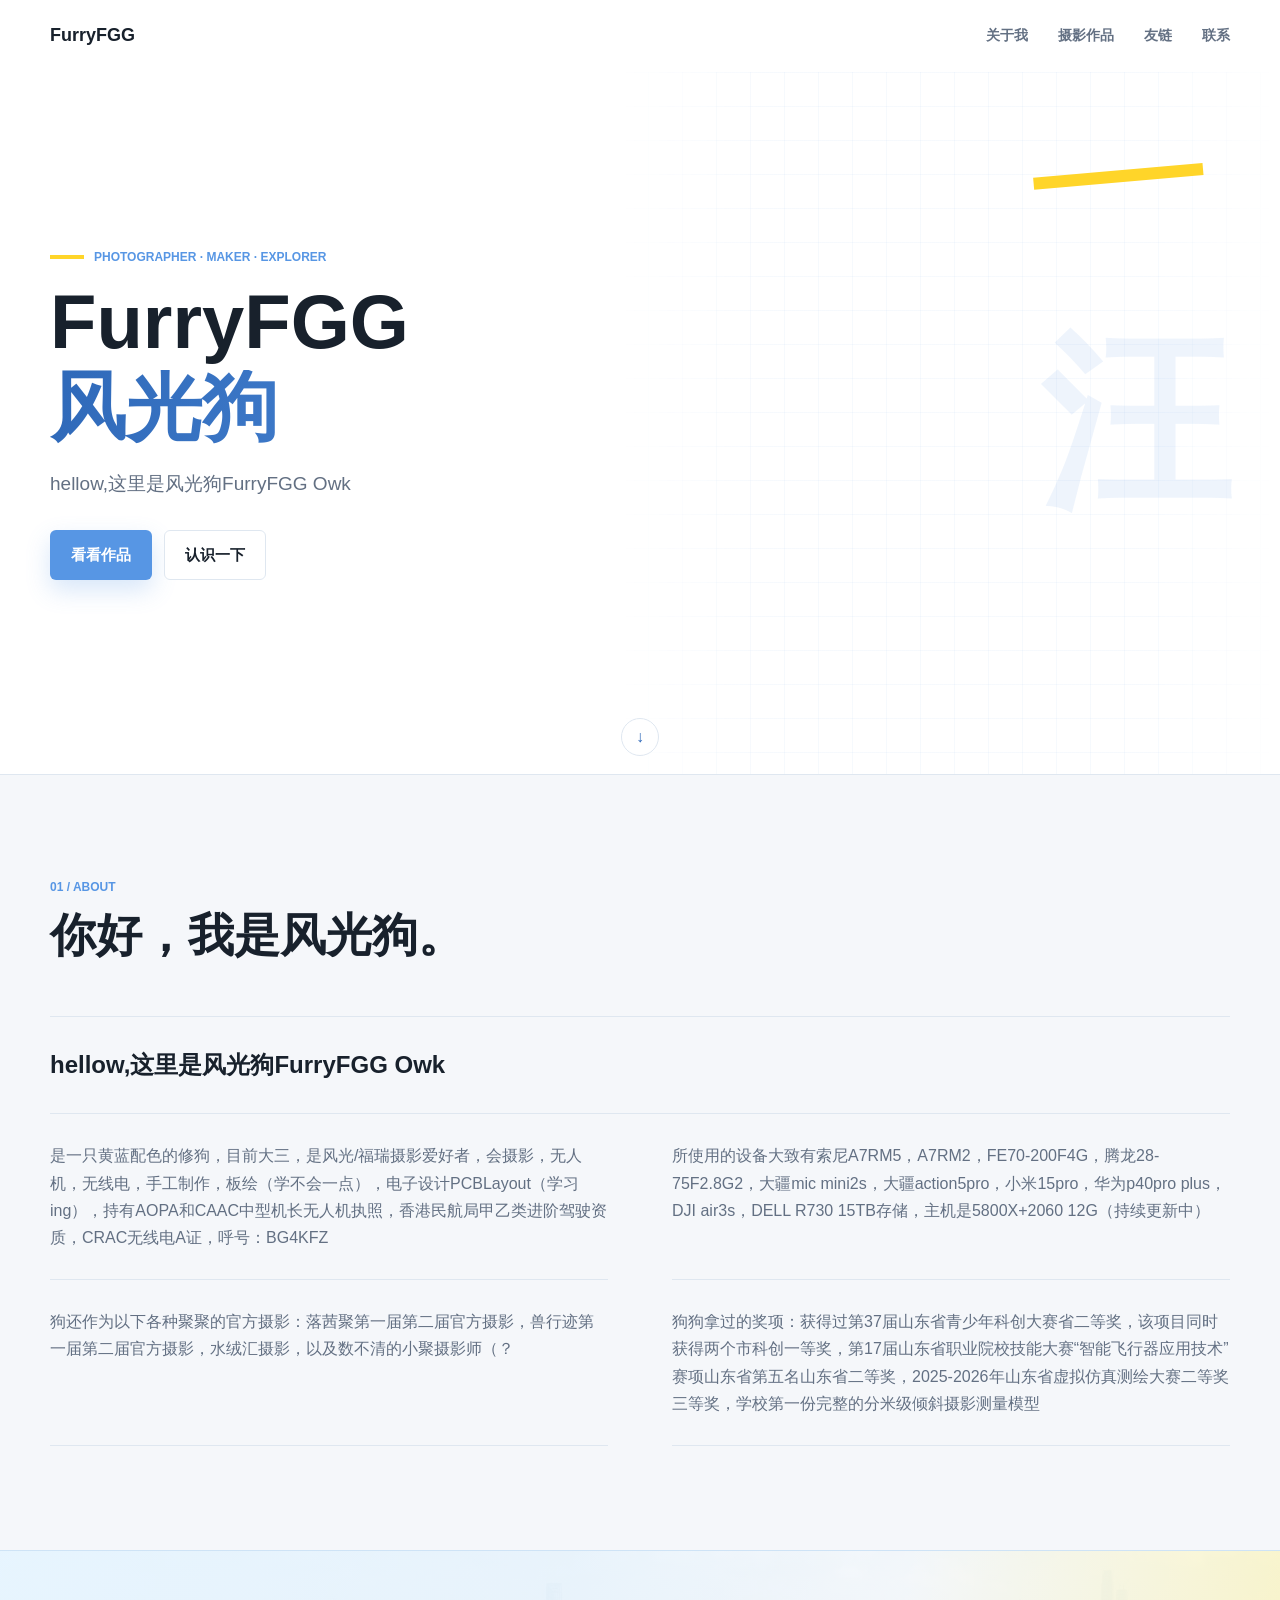
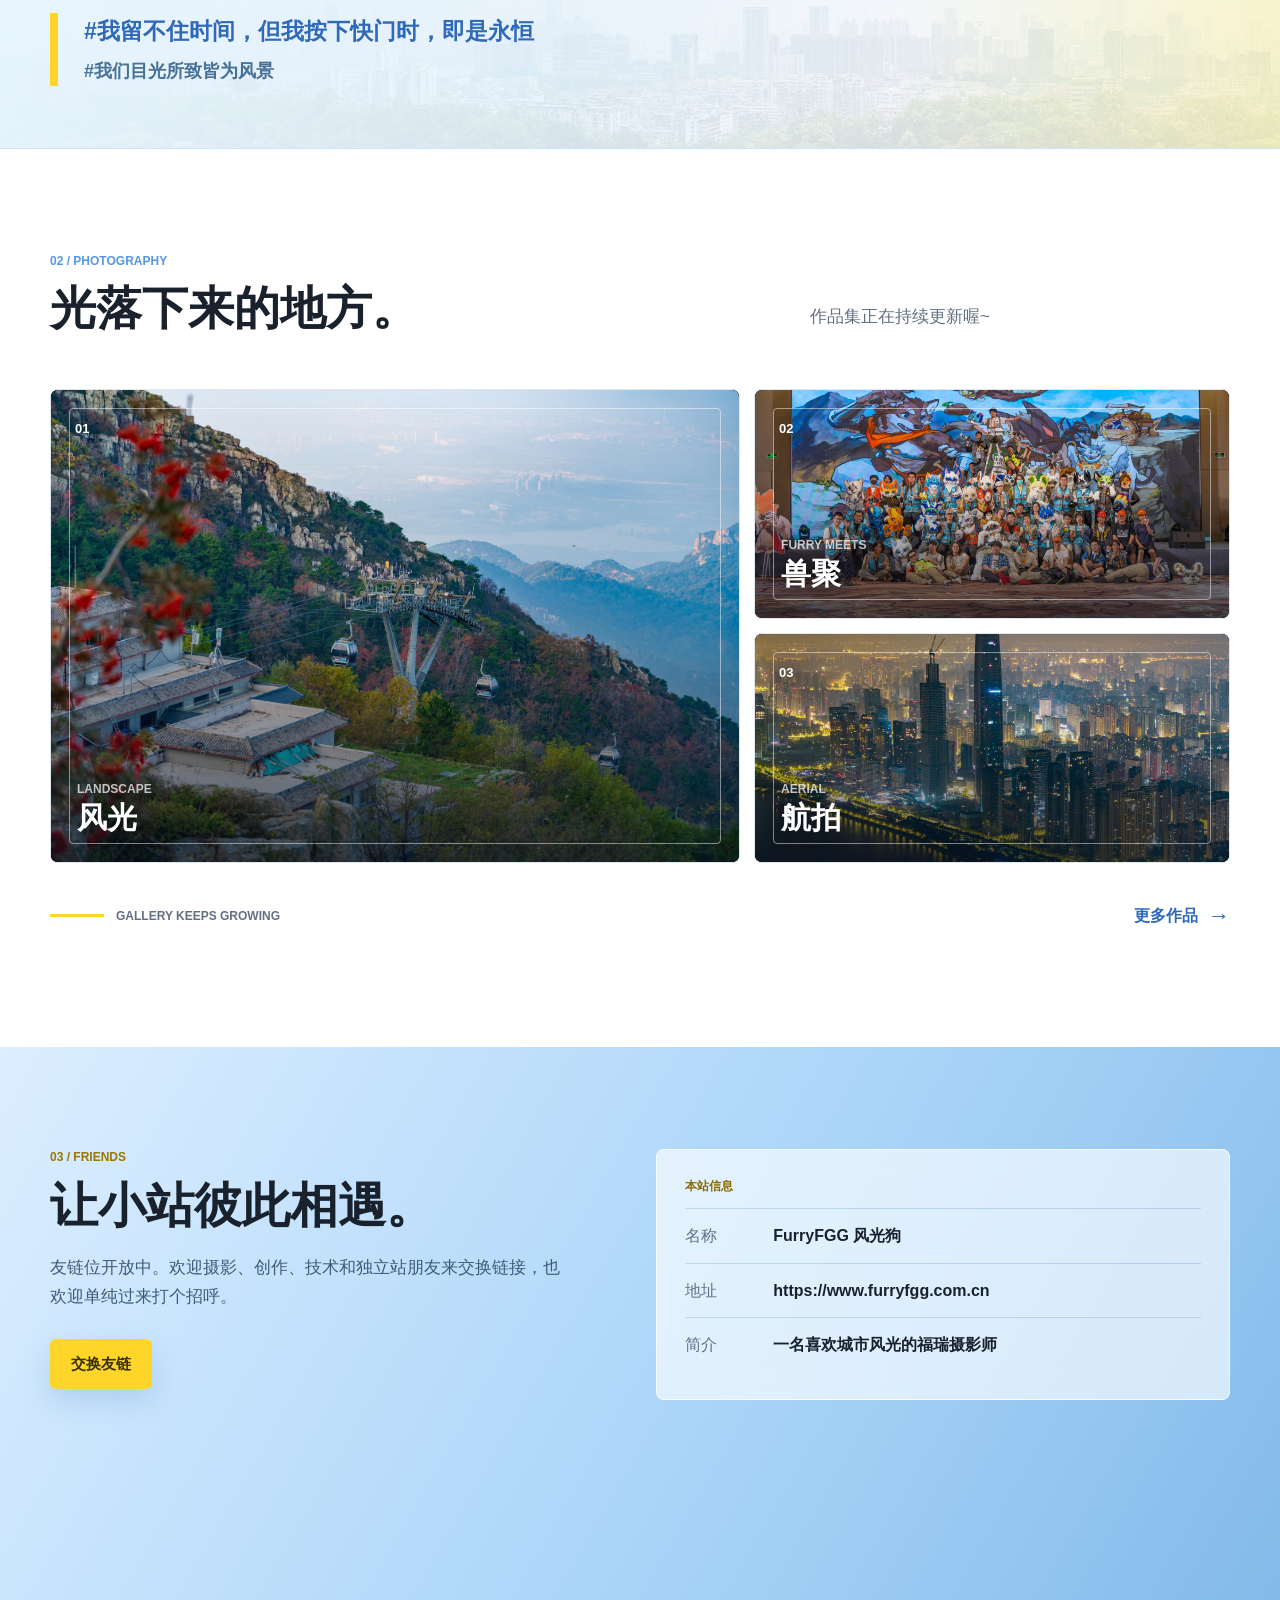
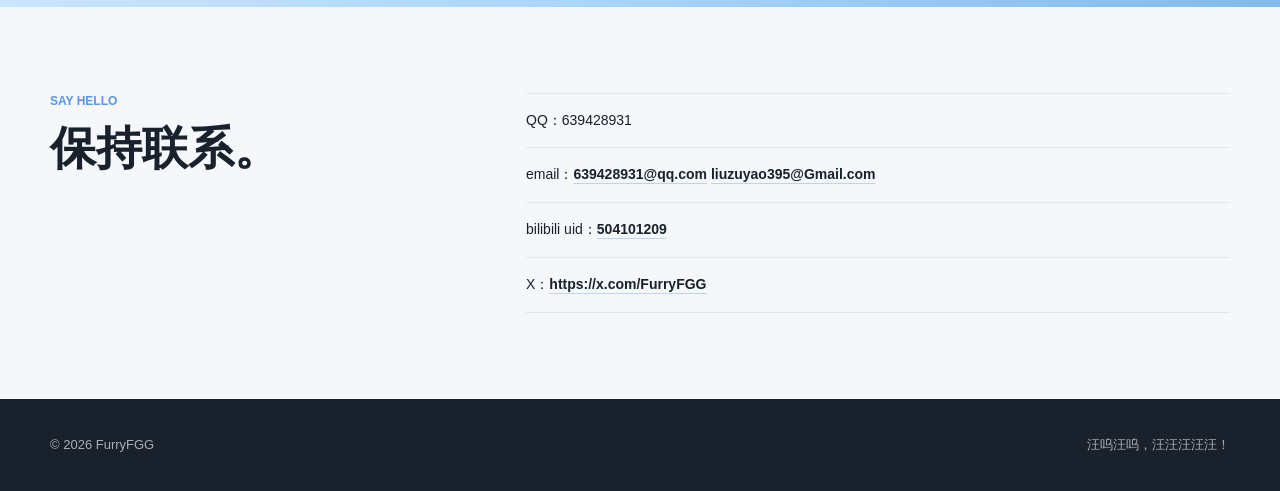
<file: index.html>
<!doctype html>
<html lang="zh-CN">
  <head>
    <meta charset="UTF-8" />
    <meta name="viewport" content="width=device-width, initial-scale=1.0" />
    <meta name="theme-color" content="#4f8fe8" />
    <meta
      name="description"
      content="FurryFGG 风光狗的个人主页，记录摄影、无人机、无线电与创作。"
    />
    <meta property="og:type" content="website" />
    <meta property="og:title" content="FurryFGG 风光狗" />
    <meta
      property="og:description"
      content="把光影、飞行与毛茸茸的日常装进一座小站。"
    />
    <meta property="og:url" content="https://furryfgg.com/" />
    <title>FurryFGG 风光狗的个人网站 Owk</title>
    <link rel="canonical" href="https://furryfgg.com/" />
    <link rel="manifest" href="site.webmanifest" />
    <script>document.documentElement.classList.add("has-js");</script>
    <link rel="stylesheet" href="styles.css" />
    <script src="script.js" defer></script>
  </head>
  <body data-page="home">
    <div class="page-intro" data-page-intro aria-hidden="true">
      <p class="page-intro-mark"><span>FurryFGG</span><i></i></p>
    </div>

    <a class="skip-link" href="#main">跳到主要内容</a>

    <header class="site-header" data-header>
      <a class="brand" href="#top" aria-label="返回首页">
        <span>FurryFGG</span>
      </a>

      <button
        class="menu-toggle"
        type="button"
        aria-label="打开导航"
        aria-expanded="false"
        aria-controls="site-nav"
        data-menu-toggle
      >
        <span></span>
        <span></span>
        <span></span>
      </button>

      <nav class="site-nav" id="site-nav" aria-label="主要导航" data-nav>
        <a href="#about">关于我</a>
        <a href="#photography">摄影作品</a>
        <a href="#friends">友链</a>
        <a href="#contact">联系</a>
      </nav>
    </header>

    <main id="main">
      <section class="hero" id="top" aria-labelledby="hero-title">
        <div class="hero-grid" aria-hidden="true"></div>
        <div class="hero-accent" aria-hidden="true"></div>

        <div class="hero-inner">
          <div class="hero-copy">
            <p class="eyebrow">PHOTOGRAPHER · MAKER · EXPLORER</p>
            <h1 id="hero-title">
              <span>FurryFGG</span>
              <strong>风光狗</strong>
            </h1>
            <p class="hero-lead">hellow,这里是风光狗FurryFGG Owk</p>
            <div class="hero-actions">
              <a class="button button-primary" href="#photography">看看作品</a>
              <a class="button button-secondary" href="#about">认识一下</a>
            </div>
          </div>
          <p class="hero-watermark" aria-hidden="true">汪</p>
        </div>

        <a class="scroll-cue" href="#about" aria-label="向下查看关于我">
          <span aria-hidden="true">↓</span>
        </a>
      </section>

      <section class="section about-section" id="about" aria-labelledby="about-title">
        <div class="section-inner">
          <div class="section-heading reveal">
            <p class="section-number">01 / ABOUT</p>
            <h2 id="about-title">你好，我是风光狗。</h2>
          </div>

          <div class="about-source reveal">
            <p>hellow,这里是风光狗FurryFGG Owk</p>
            <p>是一只黄蓝配色的修狗，目前大三，是风光/福瑞摄影爱好者，会摄影，无人机，无线电，手工制作，板绘（学不会一点），电子设计PCBLayout（学习ing），持有AOPA和CAAC中型机长无人机执照，香港民航局甲乙类进阶驾驶资质，CRAC无线电A证，呼号：BG4KFZ</p>
            <p>所使用的设备大致有索尼A7RM5，A7RM2，FE70-200F4G，腾龙28-75F2.8G2，大疆mic mini2s，大疆action5pro，小米15pro，华为p40pro plus，DJI air3s，DELL R730 15TB存储，主机是5800X+2060 12G（持续更新中）</p>
            <p>狗还作为以下各种聚聚的官方摄影：落茜聚第一届第二届官方摄影，兽行迹第一届第二届官方摄影，水绒汇摄影，以及数不清的小聚摄影师（？</p>
            <p>狗狗拿过的奖项：获得过第37届山东省青少年科创大赛省二等奖，该项目同时获得两个市科创一等奖，第17届山东省职业院校技能大赛“智能飞行器应用技术”赛项山东省第五名山东省二等奖，2025-2026年山东省虚拟仿真测绘大赛二等奖三等奖，学校第一份完整的分米级倾斜摄影测量模型</p>
          </div>
        </div>
      </section>

      <aside class="signature-band reveal" aria-label="个人签名">
        <div class="signature-inner">
          <span aria-hidden="true"></span>
          <blockquote>
            <p>#我留不住时间，但我按下快门时，即是永恒</p>
            <p>#我们目光所致皆为风景</p>
          </blockquote>
        </div>
      </aside>

      <section class="section photography-section" id="photography" aria-labelledby="photo-title">
        <div class="section-inner">
          <div class="section-heading section-heading-row reveal">
            <div>
              <p class="section-number">02 / PHOTOGRAPHY</p>
              <h2 id="photo-title">光落下来的地方。</h2>
            </div>
            <p>作品集正在持续更新喔~</p>
          </div>

          <div class="photo-grid" aria-label="摄影作品精选封面">
            <a
              class="photo-slot photo-slot-feature has-cover reveal"
              href="gallery.html#album-landscape"
              aria-label="查看风光摄影作品"
            >
              <span class="photo-cover photo-cover-slideshow" aria-hidden="true">
                <img src="assets/images/home/landscape-01.jpg" alt="" loading="lazy" decoding="async" />
                <img src="assets/images/home/landscape-02.jpg" alt="" loading="lazy" decoding="async" />
                <img src="assets/images/home/landscape-03.jpg" alt="" loading="lazy" decoding="async" />
              </span>
              <span class="photo-index">01</span>
              <div>
                <p>LANDSCAPE</p>
                <h3>风光</h3>
              </div>
            </a>
            <a
              class="photo-slot photo-slot-warm has-cover reveal"
              href="gallery.html#furry"
              aria-label="查看兽聚摄影作品"
            >
              <span class="photo-cover" aria-hidden="true">
                <img src="assets/images/home/furry-meet.jpg" alt="" loading="lazy" decoding="async" />
              </span>
              <span class="photo-index">02</span>
              <div>
                <p>FURRY MEETS</p>
                <h3>兽聚</h3>
              </div>
            </a>
            <a
              class="photo-slot photo-slot-dark has-cover reveal"
              href="gallery.html#album-aerial"
              aria-label="查看航拍摄影作品"
            >
              <span class="photo-cover" aria-hidden="true">
                <img src="assets/images/home/aerial.jpg" alt="" loading="lazy" decoding="async" />
              </span>
              <span class="photo-index">03</span>
              <div>
                <p>AERIAL</p>
                <h3>航拍</h3>
              </div>
            </a>
          </div>

          <div class="photo-footer reveal">
            <p class="coming-note"><span></span> GALLERY KEEPS GROWING</p>
            <a class="more-link" href="gallery.html">更多作品 <span aria-hidden="true">→</span></a>
          </div>
        </div>
      </section>

      <section class="friends-section" id="friends" aria-labelledby="friends-title">
        <div class="friends-inner">
          <div class="friends-copy reveal">
            <p class="section-number section-number-light">03 / FRIENDS</p>
            <h2 id="friends-title">让小站彼此相遇。</h2>
            <p>
              友链位开放中。欢迎摄影、创作、技术和独立站朋友来交换链接，也欢迎单纯过来打个招呼。
            </p>
            <a
              class="button button-yellow"
              href="mailto:liuzuyao395@gmail.com?subject=FurryFGG%20友链交换"
            >交换友链</a>
          </div>

          <div class="friend-info reveal" aria-label="本站友链信息">
            <p class="friend-info-label">本站信息</p>
            <dl>
              <div>
                <dt>名称</dt>
                <dd>FurryFGG 风光狗</dd>
              </div>
              <div>
                <dt>地址</dt>
                <dd>https://www.furryfgg.com.cn</dd>
              </div>
              <div>
                <dt>简介</dt>
                <dd>一名喜欢城市风光的福瑞摄影师</dd>
              </div>
            </dl>
          </div>
        </div>
      </section>

      <section class="section contact-section" id="contact" aria-labelledby="contact-title">
        <div class="section-inner contact-inner reveal">
          <div>
            <p class="section-number">SAY HELLO</p>
            <h2 id="contact-title">保持联系。</h2>
          </div>

          <div class="contact-source">
            <p>QQ：639428931</p>
            <p>email：<a href="mailto:639428931@qq.com">639428931@qq.com</a> <a href="mailto:liuzuyao395@Gmail.com">liuzuyao395@Gmail.com</a></p>
            <p>bilibili uid：<a href="https://space.bilibili.com/504101209" target="_blank" rel="noreferrer">504101209</a></p>
            <p>X：<a href="https://x.com/FurryFGG" target="_blank" rel="noreferrer">https://x.com/FurryFGG</a></p>
          </div>
        </div>
      </section>
    </main>

    <footer class="site-footer">
      <p>© <span data-year>2026</span> FurryFGG</p>
      <p>汪呜汪呜，汪汪汪汪汪！</p>
    </footer>
  </body>
</html>
</file>
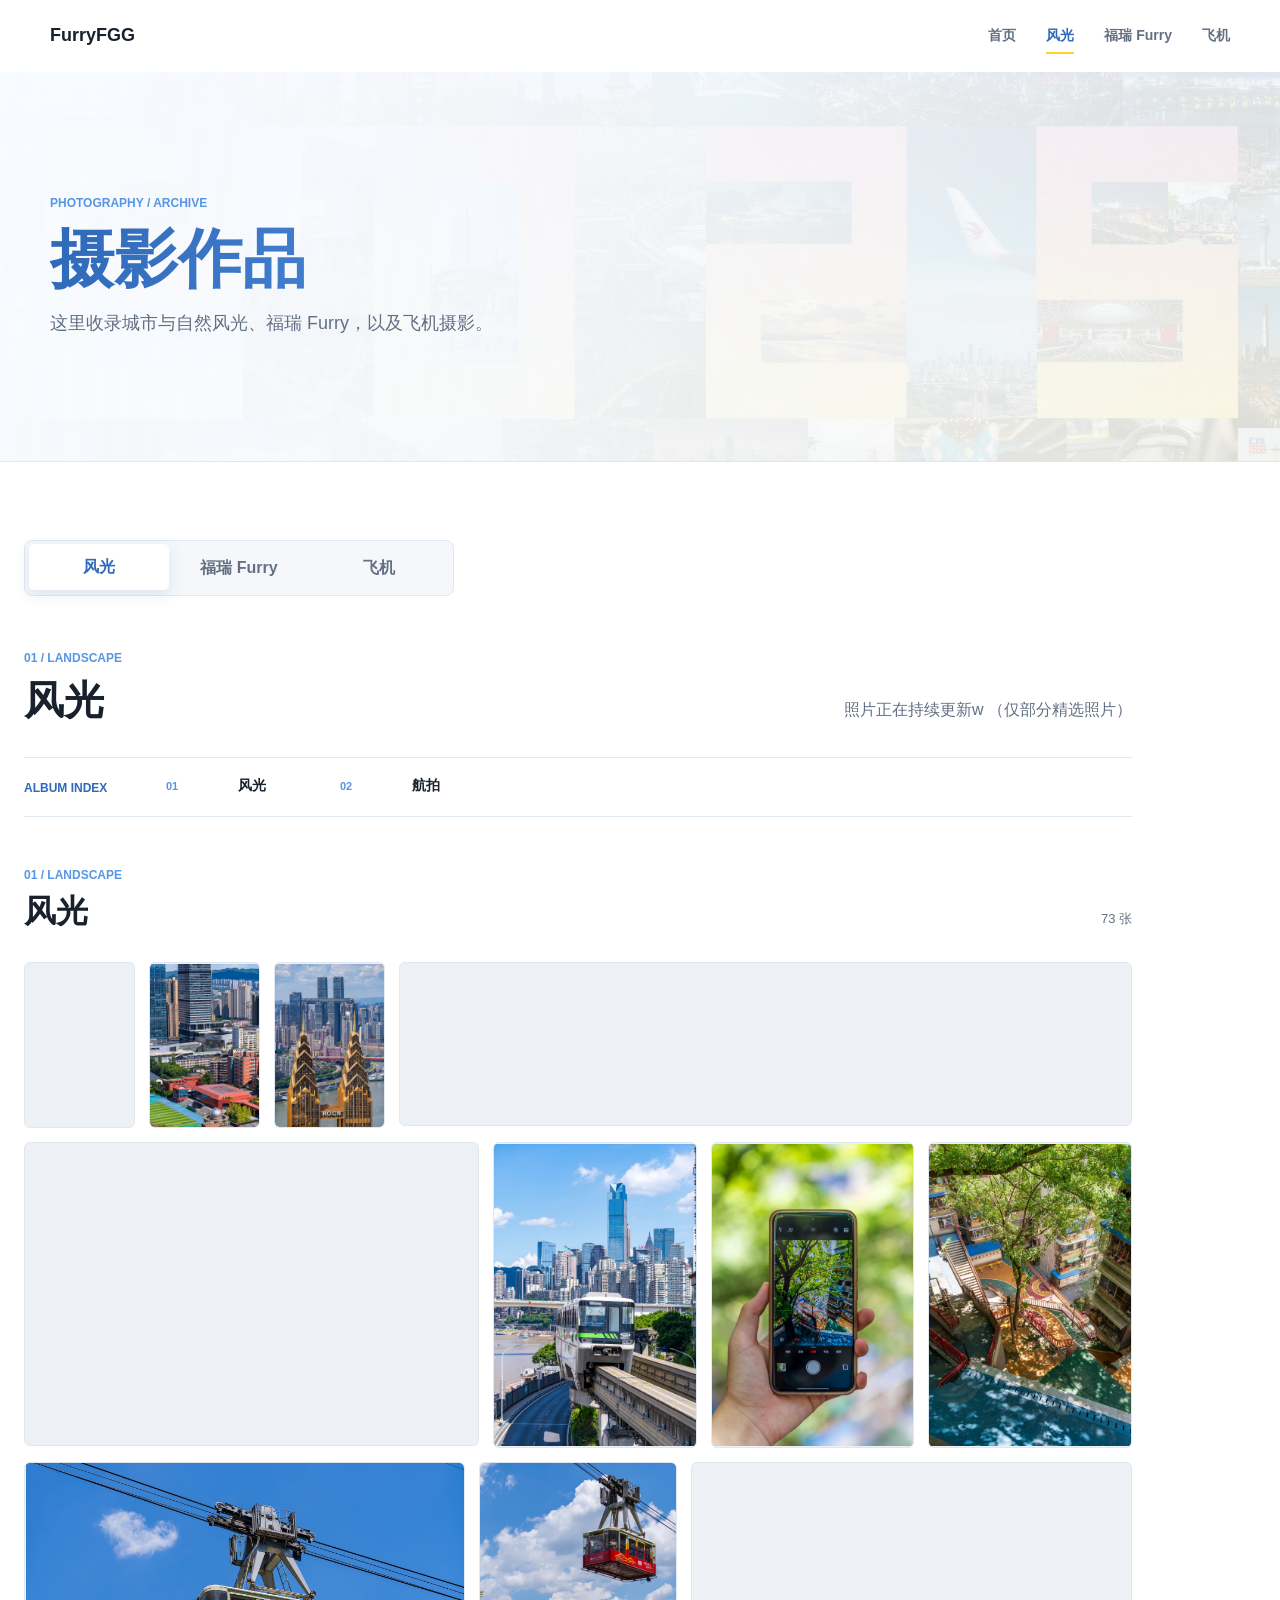
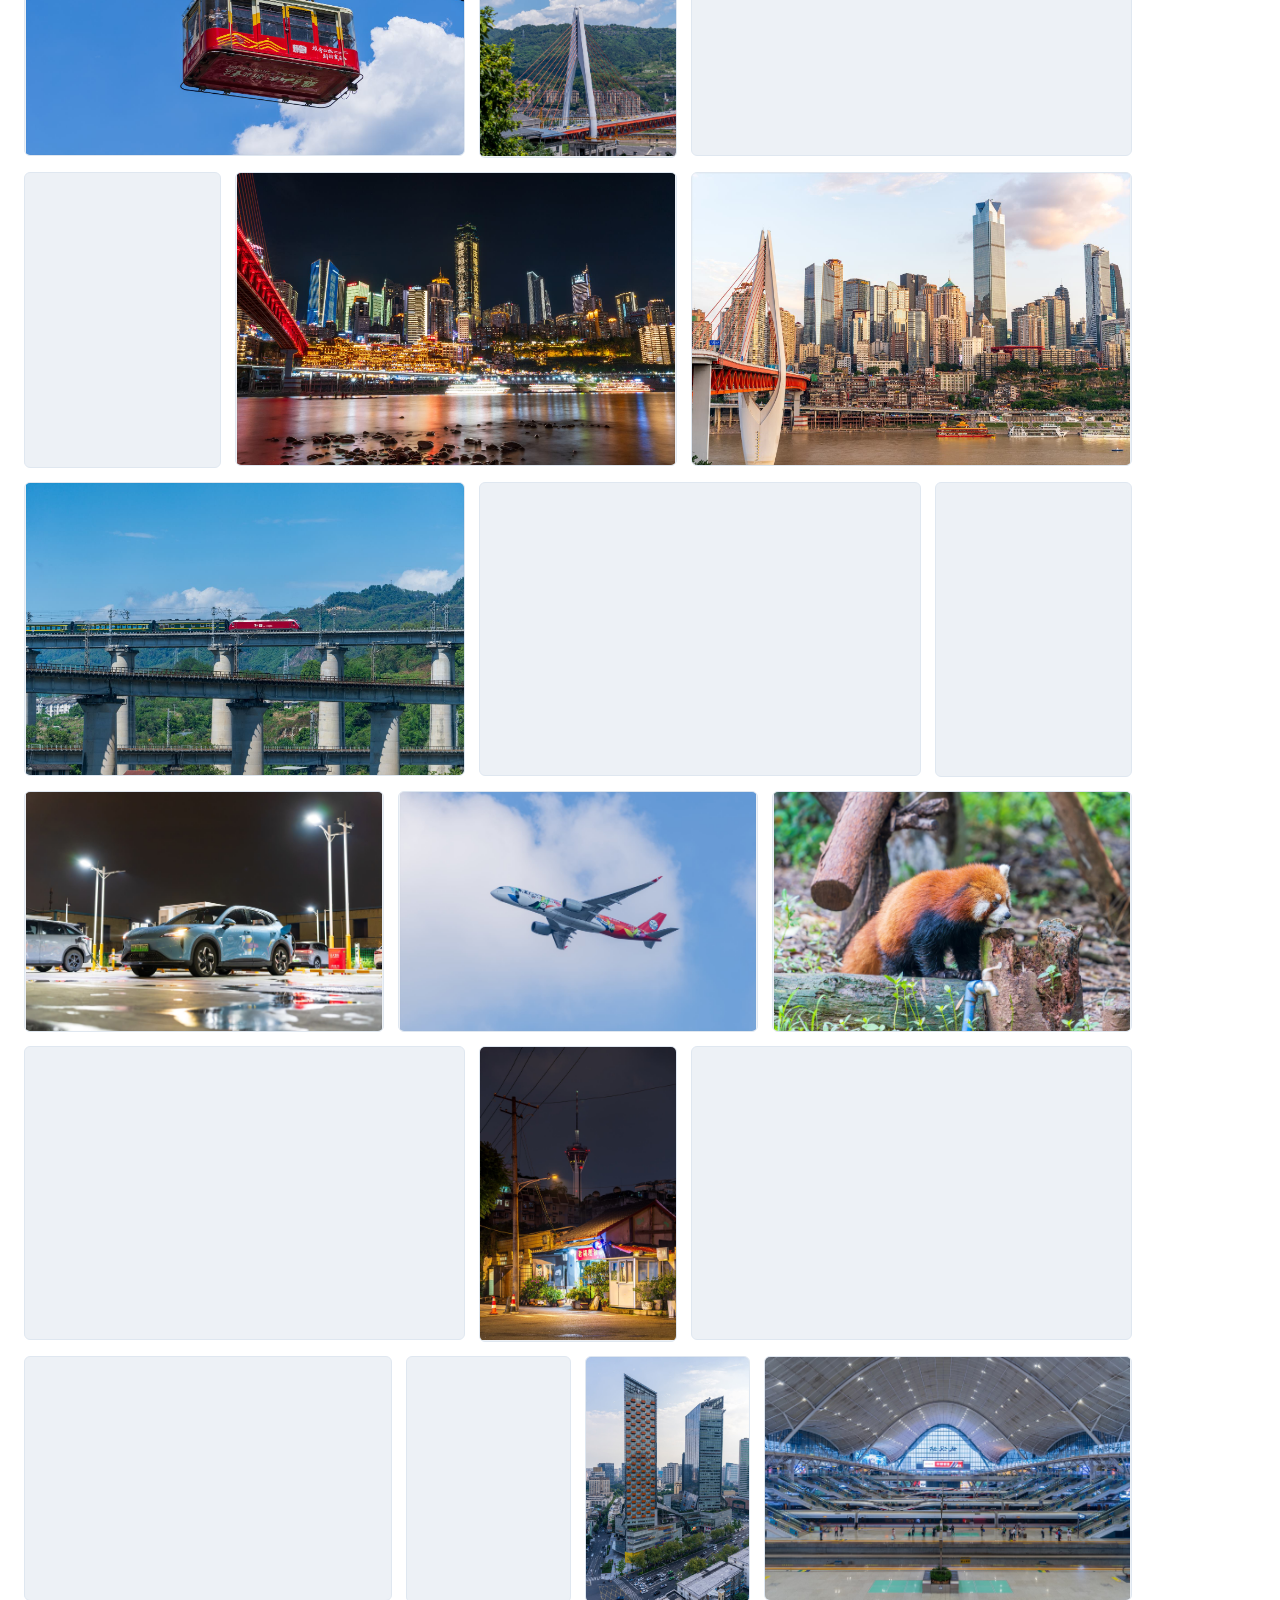
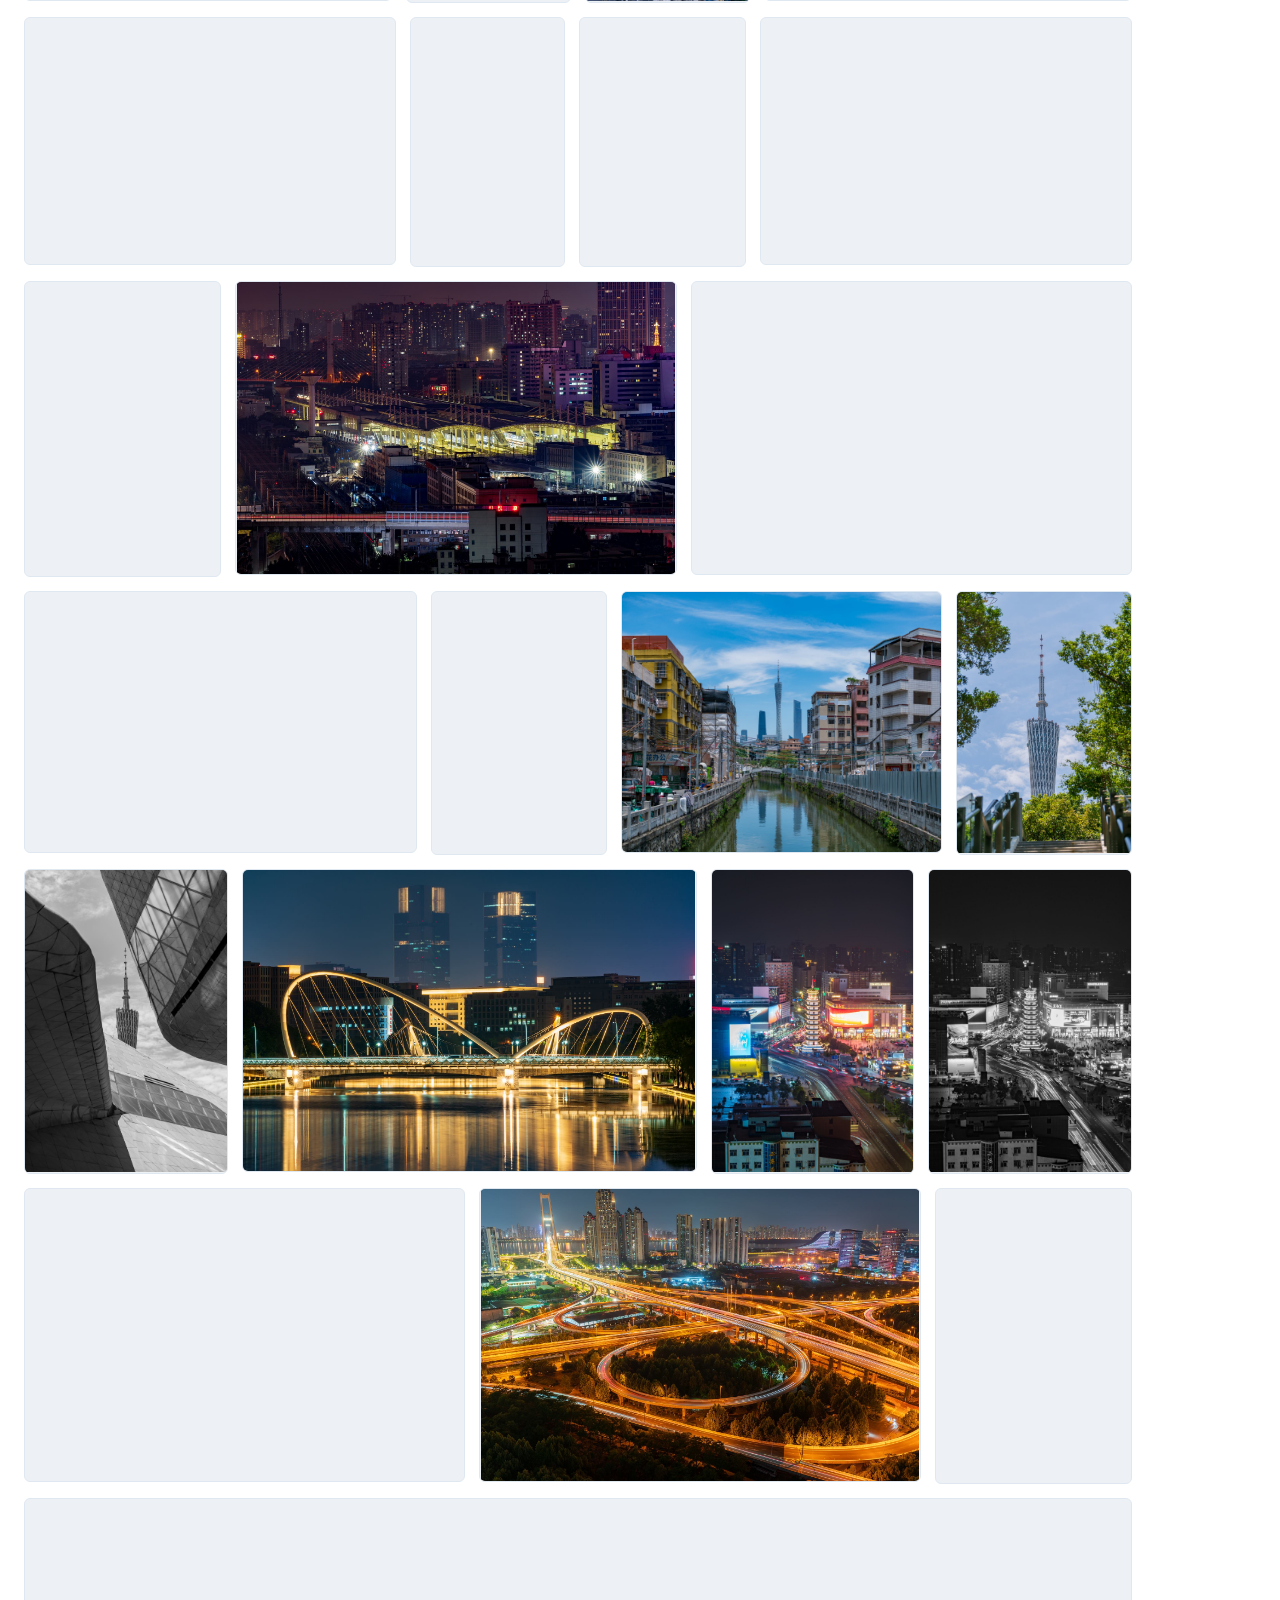
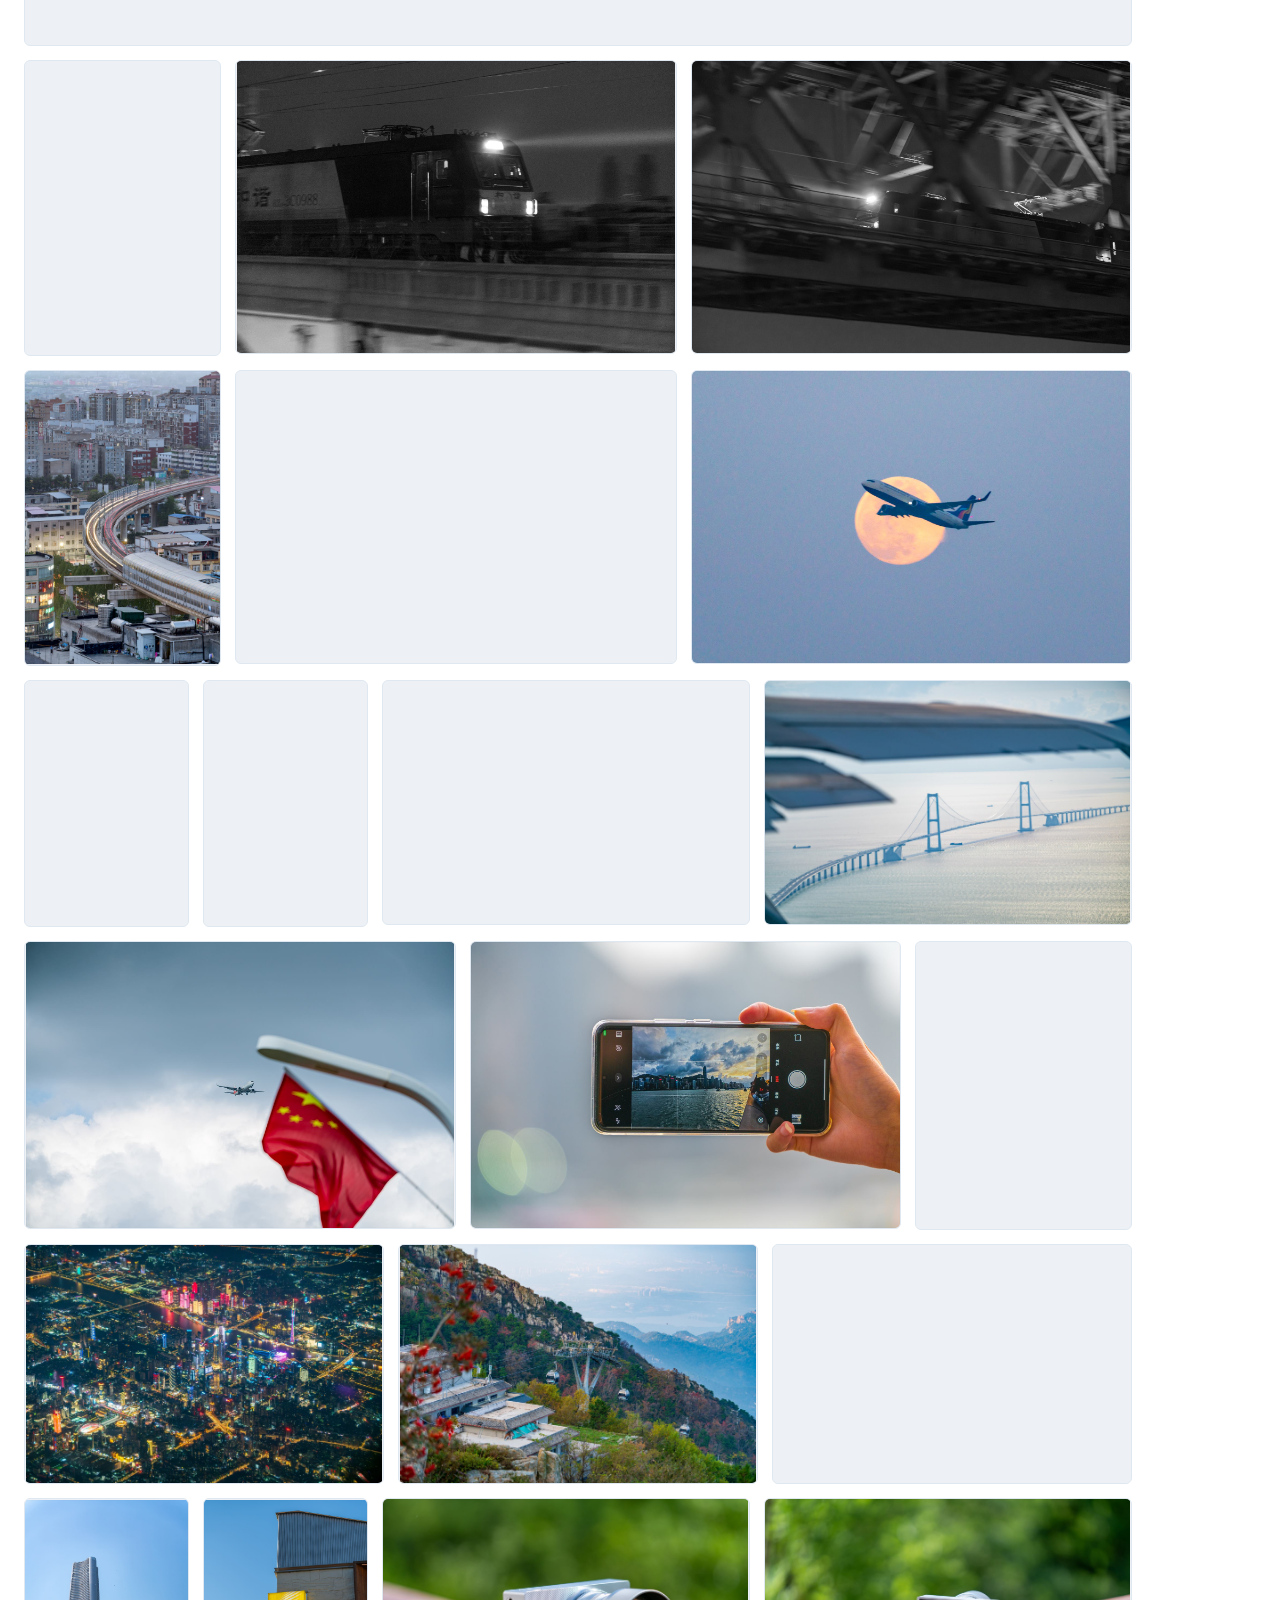
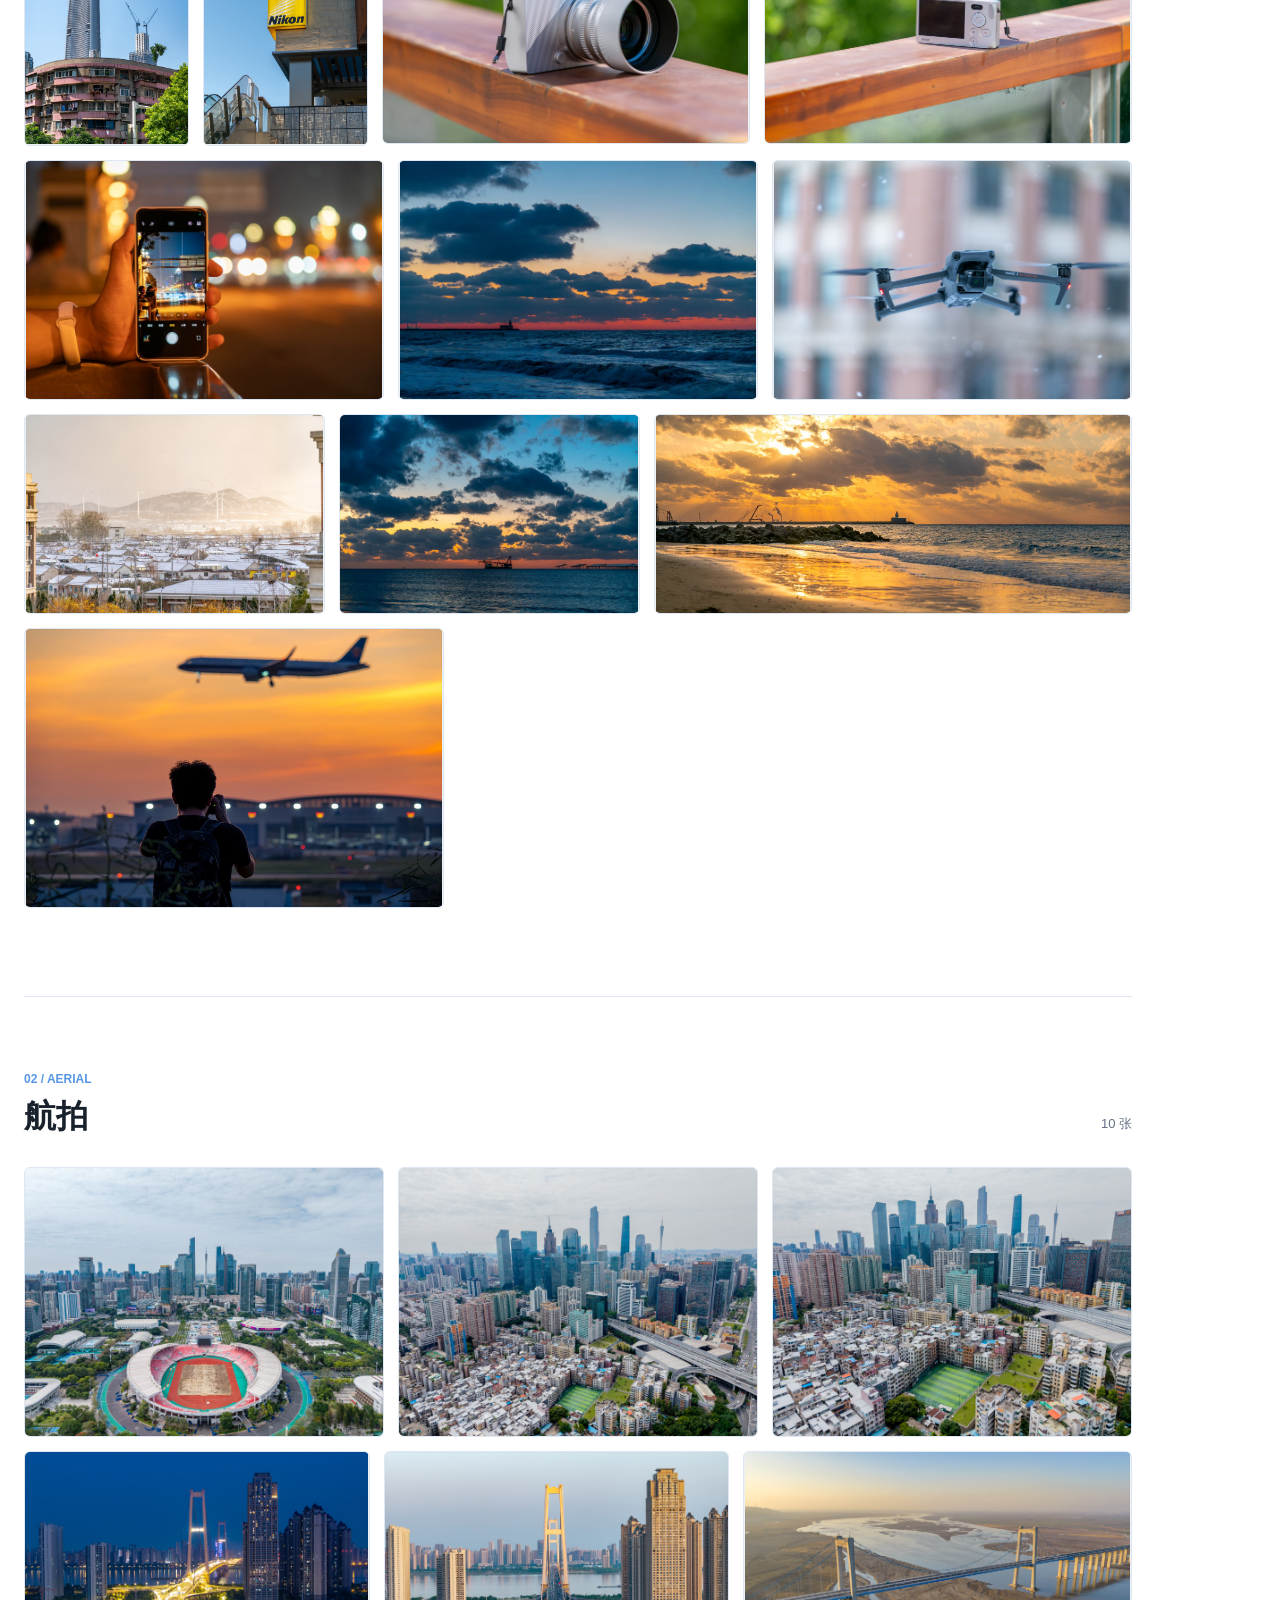
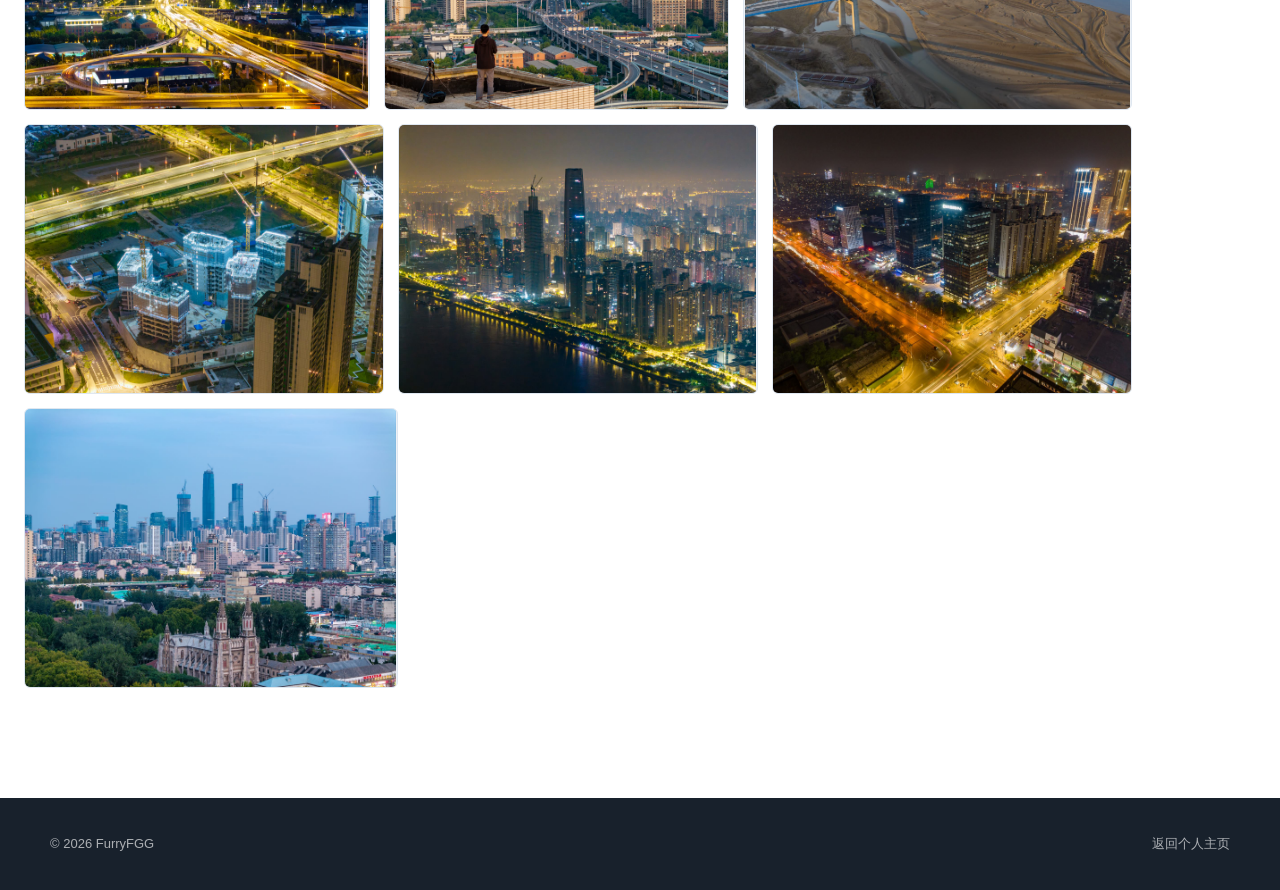
<file: gallery.html>
<!doctype html>
<html lang="zh-CN">
  <head>
    <meta charset="UTF-8" />
    <meta name="viewport" content="width=device-width, initial-scale=1.0" />
    <meta name="theme-color" content="#4f8fe8" />
    <meta
      name="description"
      content="FurryFGG 风光狗的摄影作品集，收录风光、福瑞 Furry 与飞机摄影。"
    />
    <meta property="og:type" content="website" />
    <meta property="og:title" content="摄影作品 · FurryFGG 风光狗" />
    <meta
      property="og:description"
      content="FurryFGG 的风光、福瑞 Furry 与飞机摄影作品。"
    />
    <meta property="og:url" content="https://furryfgg.com/gallery.html" />
    <title>摄影作品 · FurryFGG 风光狗</title>
    <link rel="canonical" href="https://furryfgg.com/gallery.html" />
    <script>document.documentElement.classList.add("has-js");</script>
    <link rel="stylesheet" href="styles.css" />
    <script src="gallery-data.js" defer></script>
    <script src="script.js" defer></script>
  </head>
  <body id="gallery-top">
    <a class="skip-link" href="#gallery-main">跳到主要内容</a>

    <header class="site-header" data-header>
      <a class="brand" href="index.html" aria-label="返回首页">
        <span>FurryFGG</span>
      </a>

      <button
        class="menu-toggle"
        type="button"
        aria-label="打开导航"
        aria-expanded="false"
        aria-controls="site-nav"
        data-menu-toggle
      >
        <span></span>
        <span></span>
        <span></span>
      </button>

      <nav class="site-nav" id="site-nav" aria-label="作品导航" data-nav>
        <a href="index.html">首页</a>
        <a href="#landscape" data-gallery-link="landscape">风光</a>
        <a href="#furry" data-gallery-link="furry">福瑞 Furry</a>
        <a href="#aircraft" data-gallery-link="aircraft">飞机</a>
      </nav>
    </header>

    <main id="gallery-main">
      <section class="gallery-hero" aria-labelledby="gallery-title">
        <div class="hero-grid" aria-hidden="true"></div>
        <div class="gallery-hero-inner">
          <p class="section-number">PHOTOGRAPHY / ARCHIVE</p>
          <h1 id="gallery-title">摄影作品</h1>
          <p>这里收录城市与自然风光、福瑞 Furry，以及飞机摄影。</p>
        </div>
      </section>

      <section class="gallery-section" aria-labelledby="gallery-tabs-title">
        <div class="section-inner">
          <h2 class="visually-hidden" id="gallery-tabs-title">作品分类</h2>

          <div class="gallery-tabs" id="gallery-tabs" role="tablist" aria-label="作品分类">
            <button
              type="button"
              role="tab"
              aria-selected="true"
              aria-controls="landscape"
              id="tab-landscape"
              data-gallery-tab="landscape"
            >风光</button>
            <button
              type="button"
              role="tab"
              aria-selected="false"
              aria-controls="furry"
              id="tab-furry"
              tabindex="-1"
              data-gallery-tab="furry"
            >福瑞 Furry</button>
            <button
              type="button"
              role="tab"
              aria-selected="false"
              aria-controls="aircraft"
              id="tab-aircraft"
              tabindex="-1"
              data-gallery-tab="aircraft"
            >飞机</button>
          </div>

          <section
            class="gallery-panel"
            id="landscape"
            role="tabpanel"
            aria-labelledby="tab-landscape"
            data-gallery-panel="landscape"
          >
            <div class="gallery-panel-heading">
              <p class="section-number">01 / LANDSCAPE</p>
              <h2>风光</h2>
              <p>照片正在持续更新w （仅部分精选照片）</p>
            </div>
            <div class="gallery-album-index" aria-label="风光相册分类">
              <p>ALBUM INDEX</p>
              <ul>
                <li><a href="#album-landscape"><span>01</span><strong>风光</strong></a></li>
                <li><a href="#album-aerial"><span>02</span><strong>航拍</strong></a></li>
              </ul>
            </div>
            <section class="gallery-album" aria-labelledby="album-landscape">
              <div class="gallery-album-heading">
                <p>01 / LANDSCAPE</p>
                <h3 id="album-landscape">风光</h3>
                <p><span data-photo-count="landscape">0</span> 张</p>
              </div>
              <div class="gallery-grid" data-photo-grid="landscape"></div>
            </section>
            <section class="gallery-album" aria-labelledby="album-aerial">
              <div class="gallery-album-heading">
                <p>02 / AERIAL</p>
                <h3 id="album-aerial">航拍</h3>
                <p><span data-photo-count="aerial">0</span> 张</p>
              </div>
              <div class="gallery-grid" data-photo-grid="aerial"></div>
            </section>
            <noscript><p class="gallery-noscript">请启用 JavaScript 以浏览完整摄影作品。</p></noscript>
          </section>

          <section
            class="gallery-panel"
            id="furry"
            role="tabpanel"
            aria-labelledby="tab-furry"
            data-gallery-panel="furry"
            hidden
          >
            <div class="gallery-panel-heading">
              <p class="section-number">02 / FURRY</p>
              <h2>福瑞 Furry</h2>
              <p>照片正在持续更新w （仅部分精选照片）</p>
            </div>
            <div class="gallery-album-index" aria-label="福瑞相册分类">
              <p>ALBUM INDEX</p>
              <ul>
                <li><a href="#album-luoqian-02"><span>01</span><strong>落茜聚第二届</strong><small>含大合照</small></a></li>
                <li><a href="#album-shouxingji-02"><span>02</span><strong>兽行迹第二届</strong><small>含大合照</small></a></li>
                <li><a href="#album-luoqian-01"><span>03</span><strong>落茜聚第一届</strong><small>含大合照</small></a></li>
                <li><a href="#album-shouxingji-01"><span>04</span><strong>兽行迹第一届</strong><small>含大合照</small></a></li>
              </ul>
            </div>
            <section class="gallery-album" aria-labelledby="album-luoqian-02">
              <div class="gallery-album-heading">
                <p>01 / FURRY MEET</p>
                <h3 id="album-luoqian-02">落茜聚第二届</h3>
                <p><span data-photo-count="luoqian-02,luoqian-02-group">0</span> 张</p>
              </div>
              <div class="gallery-photo-group">
                <p>大合照</p>
                <div class="gallery-grid" data-photo-grid="luoqian-02-group"></div>
              </div>
              <div class="gallery-photo-group">
                <p>作品</p>
                <div class="gallery-grid" data-photo-grid="luoqian-02"></div>
              </div>
            </section>

            <section class="gallery-album" aria-labelledby="album-shouxingji-02">
              <div class="gallery-album-heading">
                <p>02 / FURRY MEET</p>
                <h3 id="album-shouxingji-02">兽行迹第二届</h3>
                <p><span data-photo-count="shouxingji-02,shouxingji-02-group">0</span> 张</p>
              </div>
              <div class="gallery-photo-group">
                <p>大合照</p>
                <div class="gallery-grid" data-photo-grid="shouxingji-02-group"></div>
              </div>
              <div class="gallery-photo-group">
                <p>作品</p>
                <div class="gallery-grid" data-photo-grid="shouxingji-02"></div>
              </div>
            </section>

            <section class="gallery-album" aria-labelledby="album-luoqian-01">
              <div class="gallery-album-heading">
                <p>03 / FURRY MEET</p>
                <h3 id="album-luoqian-01">落茜聚第一届</h3>
                <p><span data-photo-count="luoqian-01,luoqian-01-group">0</span> 张</p>
              </div>
              <div class="gallery-photo-group">
                <p>大合照</p>
                <div class="gallery-grid" data-photo-grid="luoqian-01-group"></div>
              </div>
              <div class="gallery-photo-group">
                <p>作品</p>
                <div class="gallery-grid" data-photo-grid="luoqian-01"></div>
              </div>
            </section>

            <section class="gallery-album" aria-labelledby="album-shouxingji-01">
              <div class="gallery-album-heading">
                <p>04 / FURRY MEET</p>
                <h3 id="album-shouxingji-01">兽行迹第一届</h3>
                <p><span data-photo-count="shouxingji-01,shouxingji-01-group">0</span> 张</p>
              </div>
              <div class="gallery-photo-group">
                <p>大合照</p>
                <div class="gallery-grid" data-photo-grid="shouxingji-01-group"></div>
              </div>
              <div class="gallery-photo-group">
                <p>作品</p>
                <div class="gallery-grid" data-photo-grid="shouxingji-01"></div>
              </div>
            </section>
            <noscript><p class="gallery-noscript">请启用 JavaScript 以浏览完整摄影作品。</p></noscript>
          </section>

          <section
            class="gallery-panel"
            id="aircraft"
            role="tabpanel"
            aria-labelledby="tab-aircraft"
            data-gallery-panel="aircraft"
            hidden
          >
            <div class="gallery-panel-heading">
              <p class="section-number">03 / AIRCRAFT</p>
              <h2>飞机</h2>
              <p>照片正在持续更新w （仅部分精选照片）</p>
            </div>
            <div class="gallery-album-index" aria-label="飞机相册分类">
              <p>ALBUM INDEX</p>
              <ul>
                <li><a href="#album-aircraft"><span>01</span><strong>飞机</strong></a></li>
              </ul>
            </div>
            <section class="gallery-album" aria-labelledby="album-aircraft">
              <div class="gallery-album-heading">
                <p>01 / AIRCRAFT</p>
                <h3 id="album-aircraft">飞机</h3>
                <p><span data-photo-count="aircraft">0</span> 张</p>
              </div>
              <div class="gallery-grid" data-photo-grid="aircraft"></div>
            </section>
            <noscript><p class="gallery-noscript">请启用 JavaScript 以浏览完整摄影作品。</p></noscript>
          </section>
        </div>
      </section>
    </main>

    <footer class="site-footer">
      <p>© <span data-year>2026</span> FurryFGG</p>
      <a href="index.html">返回个人主页</a>
    </footer>

    <nav class="gallery-floating-index" data-gallery-floating-index aria-label="快速相册目录">
      <p>目录</p>
      <div data-floating-index-panel="landscape">
        <a href="#album-landscape" title="风光">
          <span class="gallery-floating-label">风光</span><span class="gallery-floating-short" aria-hidden="true">风</span>
        </a>
        <a href="#album-aerial" title="航拍">
          <span class="gallery-floating-label">航拍</span><span class="gallery-floating-short" aria-hidden="true">航</span>
        </a>
      </div>
      <div data-floating-index-panel="furry" hidden>
        <a href="#album-luoqian-02" title="落茜聚第二届">
          <span class="gallery-floating-label">落茜聚二</span><span class="gallery-floating-short" aria-hidden="true">落2</span>
        </a>
        <a href="#album-shouxingji-02" title="兽行迹第二届">
          <span class="gallery-floating-label">兽行迹二</span><span class="gallery-floating-short" aria-hidden="true">兽2</span>
        </a>
        <a href="#album-luoqian-01" title="落茜聚第一届">
          <span class="gallery-floating-label">落茜聚一</span><span class="gallery-floating-short" aria-hidden="true">落1</span>
        </a>
        <a href="#album-shouxingji-01" title="兽行迹第一届">
          <span class="gallery-floating-label">兽行迹一</span><span class="gallery-floating-short" aria-hidden="true">兽1</span>
        </a>
      </div>
      <div data-floating-index-panel="aircraft" hidden>
        <a href="#album-aircraft" title="飞机">
          <span class="gallery-floating-label">飞机</span><span class="gallery-floating-short" aria-hidden="true">机</span>
        </a>
      </div>
      <button class="gallery-floating-top" type="button" data-gallery-back-to-top>
        返回标签页最上方
      </button>
    </nav>

    <dialog class="photo-lightbox" data-photo-lightbox aria-label="全屏照片浏览">
      <div class="photo-lightbox-brand" aria-hidden="true">
        <strong>FurryFGG</strong>
        <span></span>
      </div>
      <p class="photo-lightbox-counter" data-lightbox-counter aria-live="polite"></p>
      <button class="photo-lightbox-media" type="button" data-lightbox-media aria-label="退出全屏照片">
        <img data-lightbox-image alt="" draggable="false" />
        <span class="photo-lightbox-name" data-lightbox-name aria-live="polite">
          <span data-lightbox-filename></span>
          <time data-lightbox-time hidden></time>
        </span>
      </button>
      <button class="photo-lightbox-nav photo-lightbox-prev" type="button" data-lightbox-prev aria-label="上一张照片">
        <span aria-hidden="true">←</span>
      </button>
      <button class="photo-lightbox-nav photo-lightbox-next" type="button" data-lightbox-next aria-label="下一张照片">
        <span aria-hidden="true">→</span>
      </button>
      <button class="photo-lightbox-close" type="button" data-lightbox-close aria-label="关闭全屏照片">
        <span aria-hidden="true">×</span>
      </button>
    </dialog>
  </body>
</html>
</file>
<file: styles.css>
:root {
  --blue: #5796e4;
  --blue-deep: #2f69b9;
  --blue-light: #b8ddff;
  --yellow: #ffd529;
  --yellow-deep: #e4ac00;
  --ink: #18212c;
  --muted: #637083;
  --paper: #ffffff;
  --soft: #f5f7fa;
  --line: #dfe7f0;
  --header-height: 72px;
  --content-width: 1180px;
  --shadow: 0 18px 55px rgba(47, 105, 185, 0.12);
  --ease-out: cubic-bezier(0.22, 1, 0.36, 1);
  --scroll-progress: 0;
  --hero-grid-y: 0px;
}

*,
*::before,
*::after {
  box-sizing: border-box;
  letter-spacing: 0;
}

html {
  scroll-behavior: smooth;
  scroll-padding-top: calc(var(--header-height) + 20px);
}

body {
  margin: 0;
  overflow-x: clip;
  color: var(--ink);
  background: var(--paper);
  font-family: "Segoe UI", "PingFang SC", "Microsoft YaHei", sans-serif;
  font-size: 16px;
  line-height: 1.7;
  -webkit-font-smoothing: antialiased;
}

body.nav-open {
  overflow: hidden;
}

.page-intro {
  display: none;
}

.has-js .page-intro {
  position: fixed;
  z-index: 1000;
  inset: 0;
  display: grid;
  place-items: center;
  overflow: hidden;
  background: linear-gradient(118deg, #dcefff 0%, #f8fbff 40%, #ffffff 65%, #fff4b5 100%);
  pointer-events: none;
  animation: intro-screen 2.65s var(--ease-out) forwards;
}

.has-js .page-intro::before,
.has-js .page-intro::after {
  position: absolute;
  content: "";
  pointer-events: none;
}

.has-js .page-intro::before {
  inset: 0;
  background: linear-gradient(100deg, transparent 10%, rgba(255, 255, 255, 0.9) 48%, transparent 86%);
  transform: translateX(-110%);
  animation: intro-wash 1.9s 280ms ease-in-out both;
}

.has-js .page-intro::after {
  right: 0;
  bottom: 0;
  width: 36%;
  height: 8px;
  background: var(--yellow);
  transform: scaleX(0);
  transform-origin: right;
  animation: intro-yellow-line 1.45s 340ms var(--ease-out) both;
}

.page-intro-mark {
  position: relative;
  z-index: 2;
  margin: 0;
  color: var(--blue-deep);
  font-size: 24px;
  font-weight: 820;
  opacity: 0;
  filter: blur(10px);
  transform: translateY(12px);
  animation: intro-mark 1.55s 180ms var(--ease-out) both;
}

.page-intro-mark span {
  display: block;
}

.page-intro-mark i {
  display: block;
  width: 100%;
  height: 3px;
  margin-top: 8px;
  background: linear-gradient(90deg, var(--blue), var(--yellow));
  transform: scaleX(0);
  transform-origin: left;
  animation: intro-mark-line 1s 560ms var(--ease-out) both;
}

a {
  color: inherit;
  text-decoration: none;
}

button,
a {
  -webkit-tap-highlight-color: transparent;
}

button {
  color: inherit;
  font: inherit;
}

.skip-link {
  position: fixed;
  z-index: 1000;
  top: 12px;
  left: 12px;
  padding: 8px 12px;
  color: var(--paper);
  background: var(--blue-deep);
  border-radius: 4px;
  transform: translateY(-160%);
}

.skip-link:focus {
  transform: translateY(0);
}

.site-header {
  position: fixed;
  z-index: 100;
  top: 0;
  right: 0;
  left: 0;
  height: var(--header-height);
  display: flex;
  align-items: center;
  justify-content: space-between;
  padding: 0 max(24px, calc((100% - var(--content-width)) / 2));
  border-bottom: 1px solid transparent;
  background: rgba(255, 255, 255, 0.84);
  backdrop-filter: blur(16px);
  transition: box-shadow 320ms ease, border-color 320ms ease, background-color 320ms ease;
}

.site-header::after {
  position: absolute;
  right: 0;
  bottom: -1px;
  left: 0;
  height: 2px;
  content: "";
  background: linear-gradient(90deg, var(--blue), var(--blue-light) 72%, var(--yellow));
  transform: scaleX(var(--scroll-progress));
  transform-origin: left;
  transition: transform 90ms linear;
}

.site-header.is-scrolled {
  border-color: rgba(220, 226, 234, 0.88);
  background: rgba(255, 255, 255, 0.93);
  box-shadow: 0 8px 24px rgba(24, 33, 44, 0.06);
}

.has-js body[data-page="home"] .site-header {
  animation: hero-element-in 900ms 1.32s var(--ease-out) both;
}

.brand {
  display: inline-flex;
  align-items: center;
  gap: 10px;
  font-size: 18px;
  font-weight: 760;
}

.site-nav {
  display: flex;
  align-items: center;
  gap: 30px;
}

.site-nav a {
  position: relative;
  padding: 8px 0;
  color: var(--muted);
  font-size: 14px;
  font-weight: 650;
  transition: color 160ms ease;
}

.site-nav a::after {
  position: absolute;
  right: 0;
  bottom: 1px;
  left: 0;
  height: 2px;
  content: "";
  background: var(--yellow);
  transform: scaleX(0);
  transform-origin: right;
  transition: transform 180ms ease;
}

.site-nav a:hover,
.site-nav a:focus-visible,
.site-nav a.is-active {
  color: var(--blue-deep);
}

.site-nav a:hover::after,
.site-nav a:focus-visible::after,
.site-nav a.is-active::after {
  transform: scaleX(1);
  transform-origin: left;
}

.menu-toggle {
  display: none;
  width: 44px;
  height: 44px;
  padding: 11px;
  border: 0;
  background: transparent;
  cursor: pointer;
}

.menu-toggle span {
  display: block;
  width: 22px;
  height: 2px;
  margin: 4px 0;
  background: var(--ink);
  transition: transform 180ms ease, opacity 180ms ease;
}

.hero {
  position: relative;
  min-height: 78svh;
  margin-top: var(--header-height);
  overflow: hidden;
  background: var(--paper);
}

.hero-inner {
  position: relative;
  z-index: 2;
  width: min(calc(100% - 48px), var(--content-width));
  min-height: 78svh;
  margin: 0 auto;
  display: flex;
  align-items: center;
}

.hero-copy {
  position: relative;
  z-index: 3;
  width: 70%;
  padding: 54px 0 80px;
}

.has-js body[data-page="home"] .hero-copy > .eyebrow {
  animation: hero-element-in 1.05s 1.02s var(--ease-out) both;
}

.has-js body[data-page="home"] .hero-copy > h1 {
  animation: hero-element-in 1.12s 1.16s var(--ease-out) both;
}

.has-js body[data-page="home"] .hero-copy > .hero-lead {
  animation: hero-element-in 1.08s 1.34s var(--ease-out) both;
}

.has-js body[data-page="home"] .hero-copy > .hero-actions {
  animation: hero-element-in 1.02s 1.49s var(--ease-out) both;
}

.eyebrow,
.section-number,
.photo-slot p,
.coming-note,
.friend-info-label {
  margin: 0;
  font-size: 12px;
  line-height: 1.4;
  font-weight: 800;
  text-transform: uppercase;
}

.eyebrow {
  display: inline-flex;
  align-items: center;
  gap: 10px;
  color: var(--blue);
}

.eyebrow::before {
  width: 34px;
  height: 4px;
  content: "";
  background: var(--yellow);
  transform-origin: left;
  transition: transform 500ms var(--ease-out), width 500ms var(--ease-out);
}

.hero-copy:hover .eyebrow::before {
  width: 48px;
  transform: scaleX(1.03);
}

.hero h1 {
  margin: 18px 0 24px;
  font-size: 76px;
  line-height: 0.98;
  font-weight: 820;
}

.hero h1 span,
.hero h1 strong {
  display: block;
}

.hero h1 span {
  color: var(--ink);
}

.hero h1 strong {
  margin-top: 10px;
  color: transparent;
  background: linear-gradient(100deg, var(--blue-deep), var(--blue), var(--blue-light));
  background-clip: text;
  -webkit-background-clip: text;
  background-size: 180% 100%;
  font-weight: inherit;
  animation: title-gradient 8s ease-in-out infinite alternate;
}

.hero-lead {
  max-width: 560px;
  margin: 0;
  color: var(--muted);
  font-size: 19px;
}

.hero-actions {
  display: flex;
  flex-wrap: wrap;
  gap: 12px;
  margin-top: 30px;
}

.button {
  position: relative;
  overflow: hidden;
  min-height: 46px;
  display: inline-flex;
  align-items: center;
  justify-content: center;
  padding: 11px 20px;
  border: 1px solid transparent;
  border-radius: 6px;
  font-size: 15px;
  font-weight: 750;
  isolation: isolate;
  transition: transform 360ms var(--ease-out), box-shadow 360ms ease, background 300ms ease,
    border-color 300ms ease;
}

.button::after {
  position: absolute;
  z-index: -1;
  top: -60%;
  bottom: -60%;
  left: -40%;
  width: 35%;
  content: "";
  background: rgba(255, 255, 255, 0.28);
  transform: translateX(-220%) rotate(14deg);
  transition: transform 720ms var(--ease-out);
}

.button:hover {
  transform: translateY(-3px);
}

.button:hover::after {
  transform: translateX(560%) rotate(14deg);
}

.button:focus-visible,
.site-nav a:focus-visible,
.contact-source a:focus-visible,
.menu-toggle:focus-visible {
  outline: 3px solid rgba(87, 150, 228, 0.28);
  outline-offset: 3px;
}

.button-primary {
  color: var(--paper);
  background: var(--blue);
  box-shadow: 0 10px 24px rgba(87, 150, 228, 0.24);
}

.button-primary:hover {
  background: var(--blue-deep);
}

.button-secondary {
  color: var(--ink);
  border-color: var(--line);
  background: var(--paper);
}

.button-secondary:hover {
  border-color: var(--yellow-deep);
  box-shadow: 0 10px 24px rgba(24, 33, 44, 0.08);
}

.hero-watermark {
  position: absolute;
  z-index: 1;
  right: 0;
  margin: 0;
  color: rgba(87, 150, 228, 0.1);
  font-size: 190px;
  line-height: 1;
  font-weight: 900;
  opacity: 1;
  filter: blur(0);
  user-select: none;
}

.has-js body[data-page="home"] .hero-watermark {
  animation: watermark-in 1.5s 1.24s var(--ease-out) both,
    watermark-breathe 6.5s 2.8s ease-in-out infinite;
}

.hero-grid {
  position: absolute;
  inset: 0 0 0 48%;
  opacity: 0.72;
  background-image: linear-gradient(rgba(87, 150, 228, 0.07) 1px, transparent 1px),
    linear-gradient(90deg, rgba(87, 150, 228, 0.07) 1px, transparent 1px);
  background-size: 34px 34px;
  background-position: 0 var(--hero-grid-y);
  mask-image: linear-gradient(to right, transparent, #000 22%, #000 80%, transparent);
  transition: background-position 120ms linear;
  animation: grid-breathe 10s ease-in-out infinite alternate;
}

.hero-accent {
  position: absolute;
  z-index: 1;
  top: 13%;
  right: 6%;
  width: 170px;
  height: 12px;
  background: var(--yellow);
  transform: rotate(-5deg);
  transform-origin: right center;
  animation: accent-breathe 5.8s ease-in-out infinite;
}

.scroll-cue {
  position: absolute;
  z-index: 5;
  bottom: 18px;
  left: 50%;
  width: 38px;
  height: 38px;
  display: grid;
  place-items: center;
  color: var(--blue-deep);
  border: 1px solid var(--line);
  border-radius: 50%;
  background: var(--paper);
  transform: translateX(-50%);
  animation: cue-bounce 1.8s ease-in-out infinite;
}

.section {
  padding: 104px 24px;
}

.section-inner {
  width: min(100%, var(--content-width));
  margin: 0 auto;
}

.about-section {
  background: var(--soft);
  border-top: 1px solid var(--line);
}

.section-heading {
  max-width: 760px;
  margin-bottom: 54px;
}

.section-number {
  margin-bottom: 13px;
  color: var(--blue);
}

.section-heading h2,
.friends-copy h2,
.contact-inner h2 {
  margin: 0;
  font-size: 46px;
  line-height: 1.15;
}

.section-heading > p:last-child {
  margin: 18px 0 0;
  color: var(--muted);
  font-size: 17px;
}

.about-source {
  display: grid;
  grid-template-columns: repeat(2, minmax(0, 1fr));
  gap: 0 64px;
  border-top: 1px solid var(--line);
}

.about-source p {
  margin: 0;
  padding: 28px 0;
  color: var(--muted);
  border-bottom: 1px solid var(--line);
  transition: color 320ms ease, transform 500ms var(--ease-out);
}

.about-source p:hover {
  color: var(--ink);
  transform: translateX(5px);
}

.about-source p:first-child {
  grid-column: 1 / -1;
  color: var(--ink);
  font-size: 24px;
  font-weight: 760;
}

.signature-band {
  position: relative;
  z-index: 0;
  overflow: hidden;
  padding: 62px 24px;
  background: #e4f1fc;
  border-top: 1px solid #cee3f6;
  border-bottom: 1px solid #cee3f6;
  isolation: isolate;
}

.signature-band::before,
.signature-band::after {
  position: absolute;
  z-index: -2;
  inset: 0;
  content: "";
  pointer-events: none;
}

.signature-band::before {
  background: url("assets/images/signature-pano.jpg") center 48% / cover no-repeat;
  opacity: 0.36;
  filter: saturate(0.78) contrast(0.92);
}

.signature-band::after {
  z-index: -1;
  background: linear-gradient(
    96deg,
    rgba(231, 245, 255, 0.96) 0%,
    rgba(236, 247, 255, 0.74) 44%,
    rgba(255, 255, 255, 0.62) 70%,
    rgba(255, 246, 190, 0.76) 100%
  );
}

.signature-inner {
  width: min(100%, var(--content-width));
  margin: 0 auto;
  display: grid;
  grid-template-columns: 8px 1fr;
  gap: 26px;
  align-items: stretch;
}

.signature-inner > span {
  background: var(--yellow);
  transform: scaleY(0);
  transform-origin: top;
  transition: transform 1.1s 220ms var(--ease-out);
}

.signature-band.is-visible .signature-inner > span {
  transform: scaleY(1);
}

.signature-inner blockquote {
  margin: 0;
}

.signature-inner p {
  margin: 0;
  color: var(--blue-deep);
  font-size: 23px;
  line-height: 1.6;
  font-weight: 720;
  transition: color 320ms ease, transform 500ms var(--ease-out);
}

.signature-inner p + p {
  margin-top: 7px;
  color: #477196;
  font-size: 18px;
  font-weight: 650;
}

.signature-inner:hover p {
  color: var(--blue-deep);
  transform: translateX(4px);
}

.signature-inner:hover p + p {
  transform: translateX(9px);
}

.photography-section {
  background: var(--paper);
}

.section-heading-row {
  max-width: none;
  display: grid;
  grid-template-columns: 1fr minmax(260px, 420px);
  gap: 64px;
  align-items: end;
}

.section-heading-row > p:last-child {
  margin: 0 0 3px;
}

.photo-grid {
  display: grid;
  grid-template-columns: 1.45fr 1fr;
  grid-template-rows: repeat(2, minmax(230px, 1fr));
  gap: 14px;
}

.photo-slot {
  position: relative;
  min-height: 230px;
  overflow: hidden;
  padding: 24px;
  border: 1px solid var(--line);
  border-radius: 8px;
  background-color: var(--soft);
  box-shadow: 0 0 0 rgba(47, 105, 185, 0);
  text-decoration: none;
  cursor: pointer;
  transition: translate 520ms var(--ease-out), box-shadow 520ms ease, border-color 320ms ease;
}

.photo-slot:hover {
  translate: 0 -7px;
  border-color: rgba(87, 150, 228, 0.45);
  box-shadow: 0 22px 50px rgba(47, 105, 185, 0.16);
}

.photo-slot:focus-visible {
  outline: 3px solid rgba(87, 150, 228, 0.4);
  outline-offset: 4px;
}

.photo-slot::before,
.photo-slot::after {
  position: absolute;
  content: "";
  pointer-events: none;
}

.photo-slot::before {
  z-index: 2;
  inset: 18px;
  border: 1px solid rgba(255, 255, 255, 0.45);
  border-radius: 4px;
  transition: inset 520ms var(--ease-out), border-color 320ms ease;
}

.photo-slot::after {
  z-index: 1;
  right: 0;
  bottom: 0;
  width: 44%;
  height: 36%;
  background: var(--yellow);
  clip-path: polygon(100% 0, 100% 100%, 0 100%);
  opacity: 0.92;
  transform: translate3d(0, 0, 0);
  transition: transform 650ms var(--ease-out), opacity 320ms ease;
}

.photo-slot:hover::before {
  inset: 14px;
  border-color: rgba(255, 255, 255, 0.78);
}

.photo-slot:hover::after {
  transform: translate3d(8%, 8%, 0);
  opacity: 1;
}

.photo-slot-feature {
  grid-row: 1 / 3;
  min-height: 474px;
  color: var(--ink);
  background: linear-gradient(145deg, #dfefff 0%, #acd4f8 58%, #7fb8ed 100%);
}

.photo-slot-warm {
  color: var(--ink);
  background: #edf0f4;
}

.photo-slot-warm::before {
  border-color: rgba(24, 33, 44, 0.12);
}

.photo-slot-dark {
  color: var(--ink);
  background: #c9ddf1;
}

.photo-slot.has-cover {
  color: #fff;
  background: #172131;
  text-shadow: 0 2px 16px rgba(4, 13, 24, 0.48);
}

.photo-slot.has-cover::before {
  border-color: rgba(255, 255, 255, 0.48);
}

.photo-slot.has-cover::after {
  display: none;
}

.photo-cover {
  position: absolute;
  z-index: 0;
  inset: 0;
  display: block;
  overflow: hidden;
  background: #172131;
}

.photo-cover::after {
  position: absolute;
  inset: 0;
  content: "";
  background: linear-gradient(to top, rgba(7, 18, 31, 0.68), rgba(7, 18, 31, 0.08) 58%, transparent);
  pointer-events: none;
}

.photo-cover img {
  position: absolute;
  inset: 0;
  width: 100%;
  height: 100%;
  object-fit: cover;
  transform: scale(1.01);
  transition: transform 1.1s var(--ease-out);
}

.photo-slot:hover .photo-cover img {
  transform: scale(1.045);
}

.photo-cover-slideshow img {
  opacity: 0;
  animation: home-cover-cycle 18s ease-in-out infinite both;
}

.photo-cover-slideshow img:nth-child(2) {
  animation-delay: -12s;
}

.photo-cover-slideshow img:nth-child(3) {
  animation-delay: -6s;
}

.photo-slot > div {
  position: absolute;
  z-index: 3;
  bottom: 26px;
  left: 26px;
  transition: transform 560ms var(--ease-out);
}

.photo-slot:hover > div {
  transform: translateY(-4px);
}

.photo-slot p {
  opacity: 0.72;
}

.photo-slot h3 {
  margin: 2px 0 0;
  font-size: 30px;
  line-height: 1.2;
}

.photo-index {
  position: relative;
  z-index: 3;
  font-size: 13px;
  font-weight: 800;
}

.coming-note {
  display: flex;
  align-items: center;
  gap: 12px;
  margin: 0;
  color: var(--muted);
}

.coming-note span {
  width: 54px;
  height: 3px;
  background: var(--yellow);
}

.photo-footer {
  display: flex;
  align-items: center;
  justify-content: space-between;
  gap: 24px;
  margin-top: 26px;
}

.more-link {
  display: inline-flex;
  align-items: center;
  gap: 10px;
  padding: 8px 0;
  color: var(--blue-deep);
  font-weight: 760;
  transition: color 300ms ease;
}

.more-link span {
  font-size: 22px;
  transition: transform 480ms var(--ease-out);
}

.more-link:hover {
  color: var(--blue);
}

.more-link:hover span {
  transform: translateX(7px);
}

.gallery-hero {
  position: relative;
  min-height: 390px;
  margin-top: var(--header-height);
  overflow: hidden;
  display: flex;
  align-items: center;
  background: var(--soft);
  border-bottom: 1px solid var(--line);
}

.gallery-hero::before,
.gallery-hero::after {
  position: absolute;
  inset: 0;
  content: "";
  pointer-events: none;
}

.gallery-hero::before {
  z-index: 0;
  background: url("assets/images/gallery-2025-summary.jpg") center 48% / cover no-repeat;
  opacity: 0.34;
  filter: saturate(0.78) contrast(0.9);
  transform: scale(1.015);
}

.gallery-hero::after {
  z-index: 1;
  background:
    linear-gradient(90deg, rgba(248, 251, 255, 0.98) 0%, rgba(248, 251, 255, 0.9) 38%, rgba(255, 255, 255, 0.55) 100%),
    linear-gradient(180deg, rgba(211, 235, 255, 0.24), rgba(255, 234, 112, 0.12));
}

.gallery-hero .hero-grid {
  z-index: 1;
  opacity: 0.46;
}

.gallery-hero-inner {
  position: relative;
  z-index: 2;
  width: min(calc(100% - 48px), var(--content-width));
  margin: 0 auto;
  padding: 76px 0;
}

.gallery-hero h1 {
  margin: 8px 0 14px;
  color: transparent;
  background: linear-gradient(100deg, var(--blue-deep), var(--blue), #8fc8f6);
  background-clip: text;
  -webkit-background-clip: text;
  font-size: 64px;
  line-height: 1.08;
}

.gallery-hero-inner > p:last-child {
  max-width: 610px;
  margin: 0;
  color: var(--muted);
  font-size: 18px;
}

.gallery-section {
  padding: 78px 148px 110px 24px;
}

.visually-hidden {
  position: absolute;
  width: 1px;
  height: 1px;
  padding: 0;
  overflow: hidden;
  clip: rect(0 0 0 0);
  white-space: nowrap;
  border: 0;
}

.gallery-tabs {
  width: min(100%, 430px);
  display: grid;
  grid-template-columns: repeat(3, minmax(0, 1fr));
  margin-bottom: 54px;
  padding: 4px;
  border: 1px solid var(--line);
  border-radius: 8px;
  background: var(--soft);
}

.gallery-tabs button {
  min-height: 46px;
  padding: 8px 16px;
  color: var(--muted);
  border: 0;
  border-radius: 5px;
  background: transparent;
  font-weight: 740;
  cursor: pointer;
  transition: color 300ms ease, background-color 380ms ease, box-shadow 380ms ease,
    transform 380ms var(--ease-out);
}

.gallery-tabs button[aria-selected="true"] {
  color: var(--blue-deep);
  background: var(--paper);
  box-shadow: 0 5px 16px rgba(47, 105, 185, 0.12);
  transform: translateY(-1px);
}

.gallery-tabs button:focus-visible {
  outline: 3px solid rgba(87, 150, 228, 0.28);
  outline-offset: 2px;
}

.gallery-panel[hidden] {
  display: none;
}

.gallery-panel.is-entering {
  animation: gallery-panel-in 720ms var(--ease-out) both;
}

.gallery-panel-heading {
  display: grid;
  grid-template-columns: 1fr auto;
  align-items: end;
  gap: 18px 48px;
  margin-bottom: 34px;
}

.gallery-panel-heading .section-number {
  grid-column: 1 / -1;
  margin-bottom: -8px;
}

.gallery-panel-heading h2,
.gallery-panel-heading p {
  margin: 0;
}

.gallery-panel-heading h2 {
  font-size: 40px;
  line-height: 1.15;
}

.gallery-panel-heading > p:last-child {
  color: var(--muted);
}

.gallery-album-index {
  display: grid;
  grid-template-columns: 120px 1fr;
  gap: 22px;
  align-items: start;
  margin-bottom: 28px;
  padding: 16px 0;
  border-top: 1px solid var(--line);
  border-bottom: 1px solid var(--line);
}

.gallery-album-index > p {
  margin: 4px 0 0;
  color: var(--blue-deep);
  font-size: 12px;
  font-weight: 800;
}

.gallery-album-index ul {
  display: flex;
  flex-wrap: wrap;
  gap: 10px 24px;
  margin: 0;
  padding: 0;
  list-style: none;
}

.gallery-album-index li {
  min-width: 150px;
}

.gallery-album-index li a {
  display: grid;
  grid-template-columns: auto auto;
  gap: 2px 10px;
  align-items: baseline;
  margin: -6px -8px;
  padding: 6px 8px;
  color: inherit;
  border-radius: 6px;
  transition: color 240ms ease, background-color 240ms ease, transform 360ms var(--ease-out);
}

.gallery-album-index li a:hover {
  color: var(--blue-deep);
  background: #edf6ff;
  transform: translateY(-2px);
}

.gallery-album-index li a:focus-visible {
  outline: 3px solid rgba(87, 150, 228, 0.28);
  outline-offset: 2px;
}

.gallery-album-index li a span {
  grid-row: 1 / 3;
  color: var(--blue);
  font-size: 11px;
  font-weight: 850;
}

.gallery-album-index li a strong {
  font-size: 14px;
  font-weight: 760;
}

.gallery-album-index li a small {
  grid-column: 2;
  color: var(--muted);
  font-size: 11px;
}

.gallery-album {
  padding-top: 20px;
}

.gallery-album + .gallery-album {
  margin-top: 88px;
  padding-top: 72px;
  border-top: 1px solid var(--line);
}

.gallery-album-heading {
  display: grid;
  grid-template-columns: 1fr auto;
  align-items: end;
  gap: 8px 24px;
  margin-bottom: 32px;
}

.gallery-album-heading > p {
  margin: 0;
}

.gallery-album-heading > p:first-child {
  grid-column: 1 / -1;
  color: var(--blue);
  font-size: 12px;
  font-weight: 800;
}

.gallery-album-heading > p:last-child {
  color: var(--muted);
  font-size: 13px;
}

.gallery-album-heading h3 {
  margin: 0;
  font-size: 32px;
  line-height: 1.16;
}

.gallery-photo-group + .gallery-photo-group {
  margin-top: 44px;
}

.gallery-photo-group > p {
  margin: 0 0 16px;
  color: var(--muted);
  font-size: 13px;
  font-weight: 760;
}

.gallery-grid {
  display: block;
}

.gallery-row {
  width: 100%;
  display: flex;
  align-items: flex-start;
  gap: 14px;
}

.gallery-row + .gallery-row {
  margin-top: 14px;
}

.has-js .gallery-grid {
  opacity: 0;
}

.has-js .gallery-grid.is-layout-ready {
  opacity: 1;
  transition: opacity 420ms ease;
}

.gallery-photo {
  position: relative;
  width: 100%;
  overflow: hidden;
  display: block;
  margin: 0;
  padding: 0;
  color: #fff;
  border: 1px solid var(--line);
  border-radius: 6px;
  background: #edf1f6;
  box-shadow: 0 0 0 rgba(17, 31, 48, 0);
  font: inherit;
  text-align: left;
  cursor: zoom-in;
  appearance: none;
  isolation: isolate;
  min-width: 0;
  transition: border-color 320ms ease, box-shadow 620ms ease;
}

.gallery-photo:hover {
  z-index: 3;
  border-color: rgba(87, 150, 228, 0.5);
  box-shadow: 0 24px 48px rgba(17, 31, 48, 0.18);
}

.gallery-photo:active {
  border-color: rgba(47, 105, 185, 0.65);
}

.gallery-photo:focus-visible {
  outline: 3px solid rgba(87, 150, 228, 0.38);
  outline-offset: 3px;
}

.gallery-photo img {
  width: 100%;
  height: 100%;
  display: block;
  object-fit: contain;
  -webkit-user-drag: none;
  user-select: none;
  transition: filter 420ms ease;
}

.gallery-photo:hover img,
.gallery-photo:focus-visible img {
  filter: brightness(0.9);
}

.gallery-photo-caption {
  position: absolute;
  z-index: 2;
  right: 0;
  bottom: 0;
  left: 0;
  display: flex;
  flex-wrap: wrap;
  align-items: flex-end;
  justify-content: space-between;
  gap: 4px 14px;
  padding: 36px 16px 14px;
  overflow-wrap: anywhere;
  color: #fff;
  background: linear-gradient(to top, rgba(7, 17, 29, 0.86), rgba(7, 17, 29, 0));
  font-size: 13px;
  line-height: 1.45;
  font-weight: 680;
  opacity: 0;
  transform: translateY(8px);
  transition: opacity 160ms ease 0ms, transform 160ms var(--ease-out) 0ms;
}

.gallery-photo-caption > span {
  min-width: 0;
}

.gallery-photo-caption time {
  flex: none;
  color: rgba(255, 255, 255, 0.78);
  font-size: 11px;
  font-weight: 620;
  white-space: nowrap;
}

@media (hover: hover) {
  .gallery-photo:hover .gallery-photo-caption {
    opacity: 1;
    transform: translateY(0);
    transition-delay: 460ms;
  }
}

.gallery-photo:focus-visible .gallery-photo-caption {
  opacity: 1;
  transform: translateY(0);
  transition-delay: 0ms;
}

.gallery-noscript {
  margin: 20px 0;
  color: var(--muted);
}

.gallery-floating-index {
  position: fixed;
  z-index: 40;
  top: 50%;
  right: 20px;
  width: 112px;
  padding: 10px;
  color: var(--muted);
  border: 1px solid rgba(87, 150, 228, 0.22);
  border-radius: 8px;
  background: rgba(255, 255, 255, 0.94);
  box-shadow: 0 18px 48px rgba(47, 105, 185, 0.14);
  opacity: 0;
  pointer-events: none;
  transform: translate(18px, -50%);
  backdrop-filter: blur(12px);
  transition: opacity 300ms ease, transform 480ms var(--ease-out);
}

.gallery-floating-index.is-visible {
  opacity: 1;
  pointer-events: auto;
  transform: translate(0, -50%);
}

.gallery-floating-index > p {
  margin: 0 4px 8px;
  color: var(--blue-deep);
  font-size: 11px;
  font-weight: 820;
}

.gallery-floating-index > p::after {
  width: 28px;
  height: 3px;
  display: block;
  margin-top: 6px;
  content: "";
  background: var(--yellow);
}

.gallery-floating-index [data-floating-index-panel] {
  display: grid;
  gap: 4px;
}

.gallery-floating-index [hidden] {
  display: none;
}

.gallery-floating-index a,
.gallery-floating-top {
  min-height: 34px;
  display: flex;
  align-items: center;
  padding: 6px 8px;
  color: var(--muted);
  border: 0;
  border-radius: 5px;
  background: transparent;
  font-family: inherit;
  font-size: 12px;
  line-height: 1.25;
  font-weight: 720;
  text-align: left;
  cursor: pointer;
  transition: color 220ms ease, background-color 220ms ease, transform 360ms var(--ease-out);
}

.gallery-floating-index a:hover,
.gallery-floating-top:hover {
  color: var(--blue-deep);
  background: #edf6ff;
  transform: translateX(-3px);
}

.gallery-floating-index a:focus-visible,
.gallery-floating-top:focus-visible {
  outline: 3px solid rgba(87, 150, 228, 0.32);
  outline-offset: 2px;
}

.gallery-floating-short {
  display: none;
}

.gallery-floating-top {
  width: 100%;
  min-height: 46px;
  margin-top: 8px;
  padding-top: 9px;
  border-top: 1px solid var(--line);
  border-radius: 0 0 5px 5px;
  font-size: 11px;
  line-height: 1.4;
}

body.lightbox-open .gallery-floating-index {
  opacity: 0;
  pointer-events: none;
}

body.lightbox-open {
  overflow: hidden;
}

.photo-lightbox {
  position: fixed;
  inset: 0;
  width: 100vw;
  max-width: none;
  height: 100dvh;
  max-height: none;
  margin: 0;
  padding: 0;
  overflow: hidden;
  color: var(--ink);
  border: 0;
  background:
    linear-gradient(rgba(87, 150, 228, 0.07) 1px, transparent 1px),
    linear-gradient(90deg, rgba(87, 150, 228, 0.07) 1px, transparent 1px),
    linear-gradient(118deg, #e7f4ff 0%, #fbfdff 54%, #fff8cf 100%);
  background-size: 34px 34px, 34px 34px, auto;
}

.photo-lightbox[open] {
  display: grid;
  place-items: center;
  animation: lightbox-shell-in 380ms ease both;
}

.photo-lightbox::backdrop {
  background: rgba(22, 45, 72, 0.58);
  backdrop-filter: blur(10px);
}

.photo-lightbox-media {
  position: relative;
  max-width: calc(100vw - 140px);
  max-height: calc(100dvh - 96px);
  display: block;
  padding: 5px;
  overflow: hidden;
  color: #fff;
  border: 1px solid rgba(87, 150, 228, 0.42);
  border-radius: 6px;
  background: #07111d;
  box-shadow: 0 28px 80px rgba(47, 105, 185, 0.28), 0 0 0 8px rgba(255, 255, 255, 0.76);
  line-height: 0;
  cursor: zoom-out;
  animation: lightbox-photo-in 680ms var(--ease-out) both;
}

.photo-lightbox-media img {
  width: auto;
  max-width: calc(100vw - 150px);
  height: auto;
  max-height: calc(100dvh - 106px);
  display: block;
  border-radius: 3px;
  object-fit: contain;
  -webkit-user-drag: none;
  user-select: none;
}

.photo-lightbox-media.is-switching img,
.photo-lightbox-media.is-switching .photo-lightbox-name {
  will-change: opacity, filter, transform;
}

.photo-lightbox-brand {
  position: absolute;
  z-index: 4;
  top: 24px;
  left: 28px;
  display: flex;
  align-items: center;
  gap: 12px;
  color: var(--ink);
  font-size: 15px;
}

.photo-lightbox-brand strong {
  font-weight: 850;
}

.photo-lightbox-brand span {
  width: 42px;
  height: 4px;
  background: var(--yellow);
}

.photo-lightbox-counter {
  position: absolute;
  z-index: 4;
  top: 22px;
  right: 86px;
  margin: 0;
  color: var(--blue-deep);
  font-size: 13px;
  line-height: 42px;
  font-weight: 800;
}

.photo-lightbox-name {
  position: absolute;
  z-index: 2;
  right: 0;
  bottom: 0;
  left: 0;
  padding: 62px 22px 18px;
  overflow-wrap: anywhere;
  color: #fff;
  background: linear-gradient(to top, rgba(2, 8, 15, 0.86), transparent);
  font-size: 14px;
  line-height: 1.45;
  font-weight: 650;
  text-align: left;
  pointer-events: none;
}

.photo-lightbox-name time {
  margin-left: 12px;
  color: rgba(255, 255, 255, 0.76);
  font-size: 12px;
  font-weight: 600;
  white-space: nowrap;
}

.photo-lightbox-nav,
.photo-lightbox-close {
  position: absolute;
  z-index: 4;
  display: grid;
  place-items: center;
  padding: 0;
  color: var(--blue-deep);
  border: 1px solid rgba(87, 150, 228, 0.32);
  border-radius: 6px;
  background: rgba(255, 255, 255, 0.9);
  box-shadow: 0 12px 34px rgba(47, 105, 185, 0.16);
  cursor: pointer;
  transition: color 220ms ease, background-color 220ms ease, border-color 220ms ease,
    transform 300ms var(--ease-out), box-shadow 300ms ease;
  animation: lightbox-control-in 560ms 140ms var(--ease-out) both;
}

.photo-lightbox-nav {
  top: 50%;
  width: 48px;
  height: 48px;
  font-size: 24px;
  transform: translateY(-50%);
}

.photo-lightbox-prev {
  left: 22px;
}

.photo-lightbox-next {
  right: 22px;
}

.photo-lightbox-close {
  top: 18px;
  right: 20px;
  width: 42px;
  height: 42px;
  font-size: 26px;
}

.photo-lightbox-nav:hover,
.photo-lightbox-close:hover {
  color: var(--ink);
  border-color: var(--yellow-deep);
  background: var(--yellow);
  box-shadow: 0 16px 40px rgba(47, 105, 185, 0.22);
}

.photo-lightbox-nav:focus-visible,
.photo-lightbox-close:focus-visible,
.photo-lightbox-media:focus-visible {
  outline: 3px solid rgba(87, 150, 228, 0.4);
  outline-offset: 3px;
}

@keyframes lightbox-shell-in {
  from {
    opacity: 0;
  }
  to {
    opacity: 1;
  }
}

@keyframes lightbox-photo-in {
  from {
    opacity: 0;
    filter: blur(8px);
    transform: translateY(26px) scale(0.965);
  }
  to {
    opacity: 1;
    filter: blur(0);
    transform: translateY(0) scale(1);
  }
}

@keyframes lightbox-control-in {
  from {
    opacity: 0;
  }
  to {
    opacity: 1;
  }
}

.gallery-placeholder {
  position: relative;
  aspect-ratio: 4 / 3;
  overflow: hidden;
  padding: 22px;
  border: 1px solid var(--line);
  border-radius: 8px;
  background: #f0f3f7;
  box-shadow: 0 0 0 rgba(47, 105, 185, 0);
  transition: translate 520ms var(--ease-out), box-shadow 520ms ease, border-color 320ms ease;
}

.gallery-placeholder:hover {
  translate: 0 -6px;
  border-color: rgba(87, 150, 228, 0.48);
  box-shadow: 0 20px 42px rgba(47, 105, 185, 0.14);
}

.gallery-placeholder::after {
  position: absolute;
  right: -12%;
  bottom: -22%;
  width: 58%;
  aspect-ratio: 1;
  content: "";
  border: 18px solid rgba(255, 255, 255, 0.42);
  transform: rotate(18deg);
  transition: transform 720ms var(--ease-out), border-color 360ms ease;
}

.gallery-placeholder:hover::after {
  border-color: rgba(255, 255, 255, 0.68);
  transform: translate(-9%, -7%) rotate(28deg);
}

.gallery-placeholder-blue {
  background: #b9d9f5;
}

.gallery-placeholder-yellow {
  background: #ffe680;
}

.gallery-placeholder span,
.gallery-placeholder p {
  position: relative;
  z-index: 2;
}

.gallery-placeholder span {
  font-size: 13px;
  font-weight: 800;
}

.gallery-placeholder p {
  position: absolute;
  bottom: 20px;
  left: 22px;
  margin: 0;
  font-size: 19px;
  font-weight: 760;
  transition: transform 520ms var(--ease-out);
}

.gallery-placeholder:hover p {
  transform: translateY(-4px);
}

.friends-section {
  position: relative;
  min-height: 560px;
  overflow: hidden;
  color: var(--ink);
  background: linear-gradient(120deg, #dceeff 0%, #a9d4f8 58%, #83bae9 100%);
}

.friends-inner {
  position: relative;
  z-index: 3;
  width: min(calc(100% - 48px), var(--content-width));
  min-height: 560px;
  margin: 0 auto;
  padding: 102px 0;
  display: grid;
  grid-template-columns: minmax(340px, 0.9fr) minmax(380px, 1fr);
  gap: 90px;
  align-items: start;
}

.friends-copy {
  max-width: 550px;
}

.section-number-light {
  color: #9a7600;
}

.friends-copy h2 {
  font-size: 48px;
}

.friends-copy > p:not(.section-number) {
  margin: 20px 0 28px;
  color: #3f5c78;
  font-size: 17px;
}

.button-yellow {
  color: #3b3100;
  background: var(--yellow);
  box-shadow: 0 12px 28px rgba(47, 105, 185, 0.18);
}

.button-yellow:hover {
  background: #ffe264;
}

.friend-info {
  position: relative;
  z-index: 4;
  padding: 28px;
  border: 1px solid rgba(255, 255, 255, 0.78);
  border-radius: 8px;
  background: rgba(255, 255, 255, 0.64);
  backdrop-filter: blur(12px);
  box-shadow: 0 0 0 rgba(47, 105, 185, 0);
  transition: translate 520ms var(--ease-out), background-color 400ms ease,
    box-shadow 520ms ease;
}

.friend-info:hover {
  translate: 0 -5px;
  background: rgba(255, 255, 255, 0.74);
  box-shadow: 0 20px 46px rgba(47, 105, 185, 0.14);
}

.friend-info-label {
  margin-bottom: 14px;
  color: #8b6b00;
}

.friend-info dl,
.friend-info dd {
  margin: 0;
}

.friend-info dl > div {
  display: grid;
  grid-template-columns: 70px 1fr;
  gap: 18px;
  padding: 13px 0;
  border-top: 1px solid rgba(47, 105, 185, 0.2);
}

.friend-info dt {
  color: var(--muted);
}

.friend-info dd {
  overflow-wrap: anywhere;
  font-weight: 650;
}

.contact-section {
  padding-top: 86px;
  padding-bottom: 86px;
  background: var(--soft);
}

.contact-inner {
  display: grid;
  grid-template-columns: 0.72fr 1.28fr;
  gap: 80px;
  align-items: start;
}

.contact-source {
  display: grid;
  border-top: 1px solid var(--line);
}

.contact-source p {
  margin: 0;
  padding: 15px 0;
  overflow-wrap: anywhere;
  border-bottom: 1px solid var(--line);
  font-size: 14px;
}

.contact-source a {
  font-weight: 700;
  text-decoration: underline;
  text-decoration-color: rgba(87, 150, 228, 0.36);
  text-underline-offset: 4px;
}

.contact-source a:hover {
  color: var(--blue);
}

.site-footer {
  min-height: 92px;
  display: flex;
  align-items: center;
  justify-content: space-between;
  gap: 20px;
  padding: 24px max(24px, calc((100% - var(--content-width)) / 2));
  color: rgba(255, 255, 255, 0.64);
  background: var(--ink);
  font-size: 13px;
}

.site-footer p {
  margin: 0;
}

.has-js .reveal {
  opacity: 0;
  filter: blur(7px);
  transform: translate3d(0, 34px, 0) scale(0.992);
  transition: opacity 880ms ease, filter 880ms ease, transform 980ms var(--ease-out);
  transition-delay: var(--reveal-delay, 0ms);
  will-change: opacity, filter, transform;
}

.has-js .reveal.is-visible {
  opacity: 1;
  filter: blur(0);
  transform: translate3d(0, 0, 0) scale(1);
  will-change: auto;
}

@keyframes intro-screen {
  0%,
  54% {
    opacity: 1;
    visibility: visible;
  }
  100% {
    opacity: 0;
    visibility: hidden;
  }
}

@keyframes intro-wash {
  0% {
    opacity: 0;
    transform: translateX(-110%);
  }
  24% {
    opacity: 1;
  }
  100% {
    opacity: 0.35;
    transform: translateX(110%);
  }
}

@keyframes intro-yellow-line {
  0% {
    transform: scaleX(0);
  }
  52% {
    transform: scaleX(1);
  }
  100% {
    transform: scaleX(0.18);
  }
}

@keyframes intro-mark {
  0% {
    opacity: 0;
    filter: blur(10px);
    transform: translateY(12px);
  }
  42%,
  75% {
    opacity: 1;
    filter: blur(0);
    transform: translateY(0);
  }
  100% {
    opacity: 0;
    filter: blur(2px);
    transform: translateY(-7px);
  }
}

@keyframes intro-mark-line {
  to {
    transform: scaleX(1);
  }
}

@keyframes hero-element-in {
  from {
    opacity: 0;
    filter: blur(10px);
    transform: translateY(26px);
  }
  to {
    opacity: 1;
    filter: blur(0);
    transform: translateY(0);
  }
}

@keyframes title-gradient {
  from {
    background-position: 0% 50%;
  }
  to {
    background-position: 100% 50%;
  }
}

@keyframes watermark-in {
  from {
    opacity: 0;
    filter: blur(18px);
  }
  to {
    opacity: 1;
    filter: blur(0);
  }
}

@keyframes watermark-breathe {
  0%,
  100% {
    opacity: 0.72;
  }
  50% {
    opacity: 1;
  }
}

@keyframes grid-breathe {
  from {
    opacity: 0.48;
    background-size: 34px 34px;
  }
  to {
    opacity: 0.76;
    background-size: 38px 38px;
  }
}

@keyframes accent-breathe {
  0%,
  100% {
    transform: rotate(-5deg) scaleX(0.84);
  }
  50% {
    transform: rotate(-5deg) scaleX(1);
  }
}

@keyframes gallery-panel-in {
  from {
    opacity: 0;
    filter: blur(7px);
    transform: translateY(18px);
  }
  to {
    opacity: 1;
    filter: blur(0);
    transform: translateY(0);
  }
}

@keyframes home-cover-cycle {
  0%,
  28% {
    opacity: 1;
  }
  34%,
  94% {
    opacity: 0;
  }
  100% {
    opacity: 1;
  }
}

@keyframes cue-bounce {
  0%,
  100% {
    transform: translate(-50%, 0);
  }
  50% {
    transform: translate(-50%, 5px);
  }
}

@media (max-width: 920px) {
  .hero h1 {
    font-size: 60px;
  }

  .hero-copy {
    width: 74%;
  }

  .hero-watermark {
    right: -20px;
    font-size: 150px;
  }

  .friends-inner {
    grid-template-columns: 1fr 1fr;
    gap: 42px;
  }

}

@media (max-width: 760px) {
  :root {
    --header-height: 64px;
  }

  .site-header {
    padding: 0 18px;
  }

  .menu-toggle {
    display: block;
  }

  .menu-toggle[aria-expanded="true"] span:nth-child(1) {
    transform: translateY(6px) rotate(45deg);
  }

  .menu-toggle[aria-expanded="true"] span:nth-child(2) {
    opacity: 0;
  }

  .menu-toggle[aria-expanded="true"] span:nth-child(3) {
    transform: translateY(-6px) rotate(-45deg);
  }

  .site-nav {
    position: fixed;
    top: var(--header-height);
    right: 0;
    left: 0;
    height: calc(100svh - var(--header-height));
    display: flex;
    flex-direction: column;
    align-items: stretch;
    gap: 0;
    padding: 34px 24px;
    background: rgba(255, 255, 255, 0.98);
    visibility: hidden;
    opacity: 0;
    transform: translateY(-12px);
    transition: opacity 180ms ease, transform 180ms ease, visibility 180ms ease;
  }

  .site-nav.is-open {
    visibility: visible;
    opacity: 1;
    transform: translateY(0);
  }

  .site-nav a {
    padding: 16px 2px;
    border-bottom: 1px solid var(--line);
    font-size: 20px;
  }

  .site-nav a::after {
    display: none;
  }

  .hero,
  .hero-inner {
    min-height: 80svh;
  }

  .hero-inner {
    width: calc(100% - 36px);
    align-items: flex-start;
  }

  .hero-copy {
    width: 100%;
    padding: 52px 0 150px;
  }

  .hero h1 {
    margin-top: 14px;
    font-size: 50px;
  }

  .hero-lead {
    max-width: 92%;
    font-size: 17px;
  }

  .hero-watermark {
    right: -28px;
    bottom: 10%;
    font-size: 112px;
  }

  .hero-grid {
    left: 25%;
  }

  .hero-accent {
    top: auto;
    right: 8%;
    bottom: 22%;
    width: 110px;
    height: 9px;
  }

  .section {
    padding: 78px 18px;
  }

  .section-heading {
    margin-bottom: 38px;
  }

  .section-heading h2,
  .friends-copy h2,
  .contact-inner h2 {
    font-size: 36px;
  }

  .contact-inner,
  .section-heading-row {
    grid-template-columns: 1fr;
  }

  .about-source {
    grid-template-columns: 1fr;
  }

  .about-source p:first-child {
    grid-column: auto;
  }

  .signature-band {
    padding: 48px 18px;
  }

  .signature-inner {
    grid-template-columns: 6px 1fr;
    gap: 18px;
  }

  .signature-inner p {
    font-size: 20px;
  }

  .signature-inner p + p {
    font-size: 16px;
  }

  .section-heading-row {
    gap: 20px;
  }

  .photo-grid {
    grid-template-columns: 1fr;
    grid-template-rows: auto;
  }

  .photo-slot-feature {
    grid-row: auto;
    min-height: 390px;
  }

  .photo-footer {
    align-items: flex-start;
  }

  .gallery-hero {
    min-height: 330px;
  }

  .gallery-hero-inner {
    width: calc(100% - 36px);
    padding: 60px 0;
  }

  .gallery-hero h1 {
    font-size: 48px;
  }

  .gallery-section {
    padding: 60px 66px 82px 18px;
  }

  .gallery-tabs {
    margin-bottom: 42px;
  }

  .gallery-floating-index {
    right: 8px;
    width: 48px;
    padding: 6px;
    border-color: rgba(87, 150, 228, 0.2);
    box-shadow: 0 12px 30px rgba(47, 105, 185, 0.12);
  }

  .gallery-floating-index > p {
    margin: 2px 0 7px;
    font-size: 10px;
    text-align: center;
  }

  .gallery-floating-index > p::after {
    width: 20px;
    height: 2px;
    margin: 5px auto 0;
  }

  .gallery-floating-index a,
  .gallery-floating-top {
    min-height: 40px;
    justify-content: center;
    padding: 5px 2px;
    font-size: 11px;
    text-align: center;
  }

  .gallery-floating-index a:hover,
  .gallery-floating-top:hover {
    transform: translateY(-2px);
  }

  .gallery-floating-label {
    display: none;
  }

  .gallery-floating-short {
    display: inline;
  }

  .gallery-floating-top {
    min-height: 54px;
    margin-top: 7px;
    padding: 8px 3px 4px;
    font-size: 10px;
    line-height: 1.35;
    text-align: center;
  }

  .friends-section,
  .friends-inner {
    min-height: 620px;
  }

  .friends-inner {
    grid-template-columns: 1fr;
    gap: 38px;
    padding: 78px 0;
  }

  .friend-info {
    max-width: 560px;
  }

  .contact-inner {
    gap: 36px;
  }

  .site-footer {
    flex-direction: column;
    align-items: flex-start;
    justify-content: center;
  }
}

@media (max-width: 420px) {
  .brand {
    font-size: 16px;
  }

  .hero-copy {
    padding-top: 36px;
    padding-bottom: 130px;
  }

  .hero h1 {
    font-size: 42px;
  }

  .hero-actions {
    gap: 9px;
  }

  .button {
    padding-right: 16px;
    padding-left: 16px;
  }

  .photo-footer {
    flex-direction: column;
    gap: 10px;
  }

  .gallery-hero h1 {
    font-size: 40px;
  }

  .gallery-panel-heading {
    grid-template-columns: 1fr;
    gap: 8px;
  }

  .gallery-panel-heading .section-number {
    grid-column: auto;
    margin-bottom: 2px;
  }

  .gallery-panel-heading h2 {
    font-size: 32px;
  }

  .gallery-album-index {
    grid-template-columns: 1fr;
    gap: 12px;
  }

  .gallery-album + .gallery-album {
    margin-top: 64px;
    padding-top: 52px;
  }

  .gallery-album-heading {
    grid-template-columns: 1fr;
  }

  .photo-lightbox-media,
  .photo-lightbox-media img {
    max-width: calc(100vw - 24px);
    max-height: calc(100dvh - 130px);
  }

  .photo-lightbox-brand {
    top: 18px;
    left: 16px;
  }

  .photo-lightbox-counter {
    top: 15px;
    right: 72px;
  }

  .photo-lightbox-nav {
    top: auto;
    bottom: 18px;
    width: 44px;
    height: 44px;
    transform: none;
  }

  .photo-lightbox-prev {
    left: calc(50% - 54px);
  }

  .photo-lightbox-next {
    right: calc(50% - 54px);
  }

  .section-heading h2,
  .friends-copy h2,
  .contact-inner h2 {
    font-size: 32px;
  }

  .friend-info {
    padding: 22px;
  }

  .friend-info dl > div {
    grid-template-columns: 58px 1fr;
    gap: 10px;
  }
}

@media (prefers-reduced-motion: reduce) {
  html {
    scroll-behavior: auto;
  }

  .page-intro {
    display: none !important;
  }

  .has-js .reveal {
    opacity: 1;
    filter: none;
    transform: none;
  }

  .photo-cover-slideshow img {
    opacity: 0;
    animation: none !important;
  }

  .photo-cover-slideshow img:first-child {
    opacity: 1;
  }

  *,
  *::before,
  *::after {
    animation-duration: 0.01ms !important;
    animation-iteration-count: 1 !important;
    scroll-behavior: auto !important;
    transition-duration: 0.01ms !important;
  }
}

@media (hover: none) {
  .gallery-photo-caption {
    opacity: 1;
    transform: none;
  }
}
</file>
